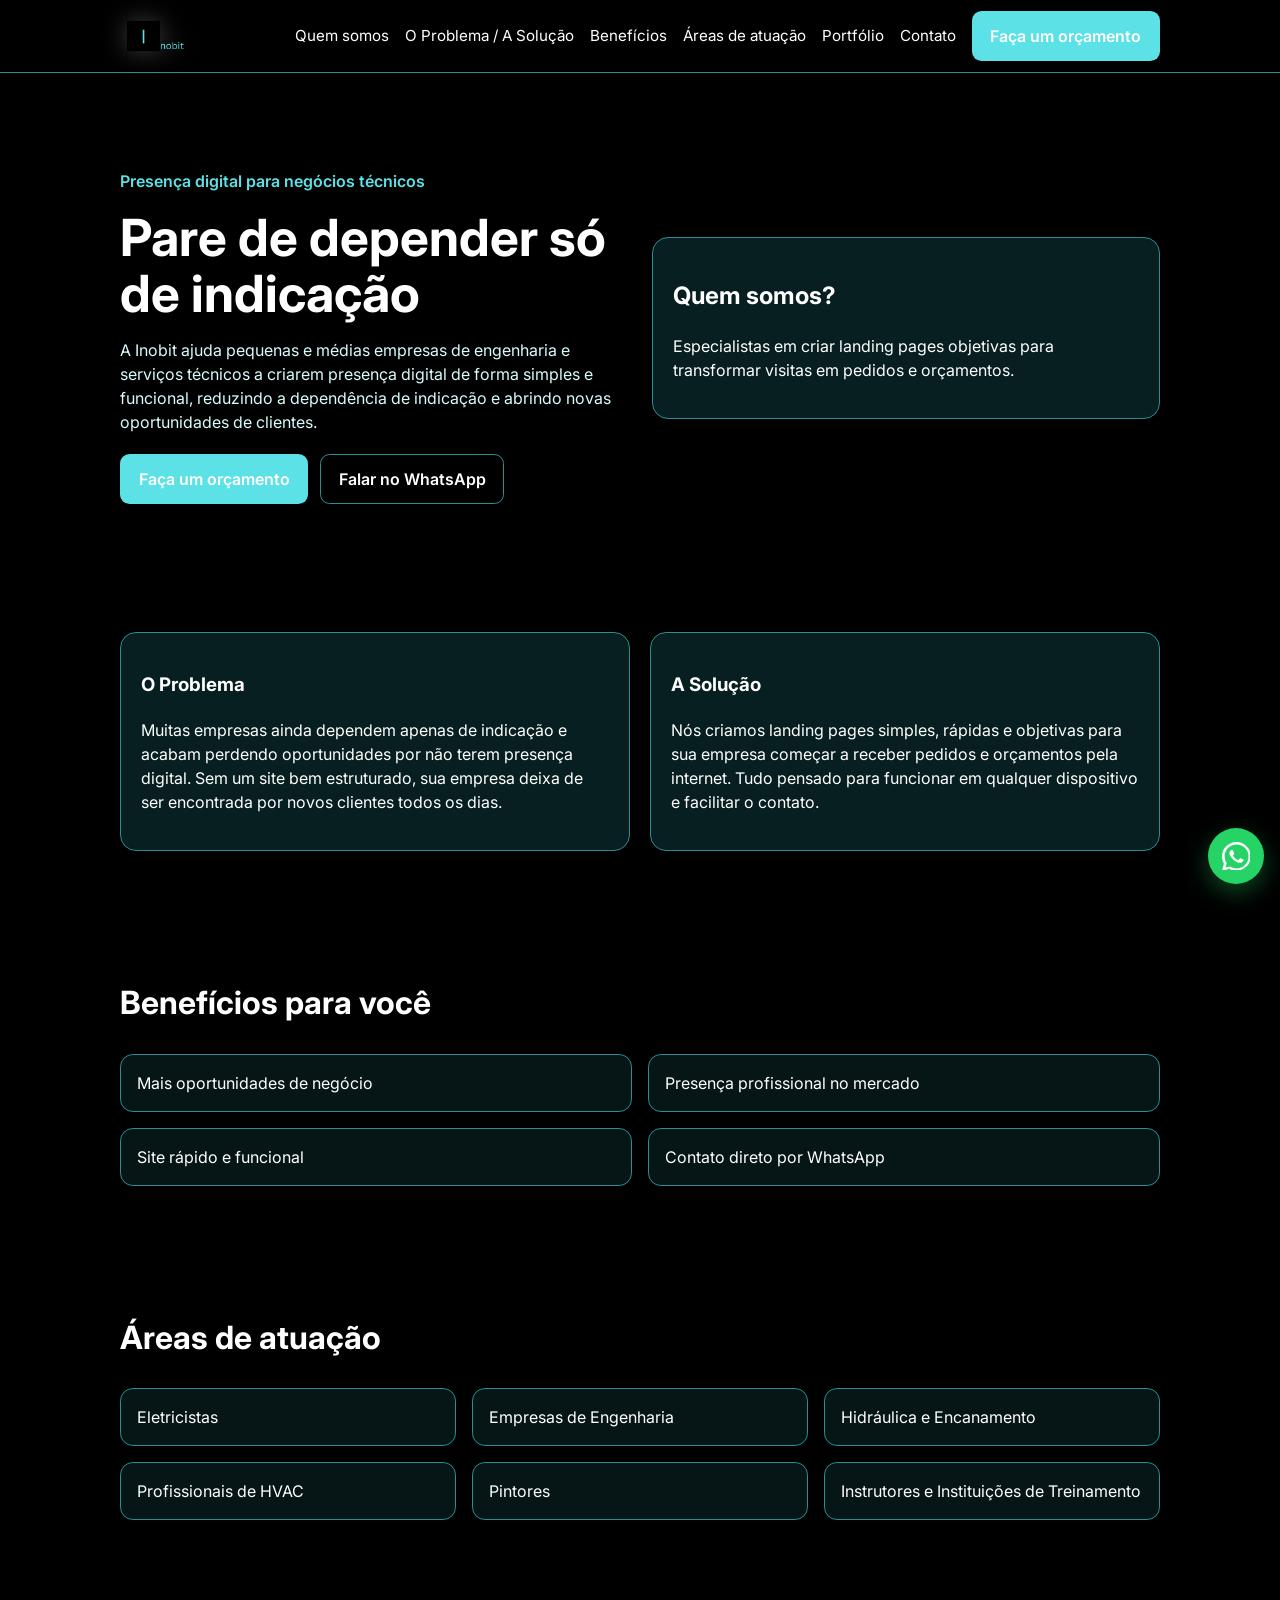
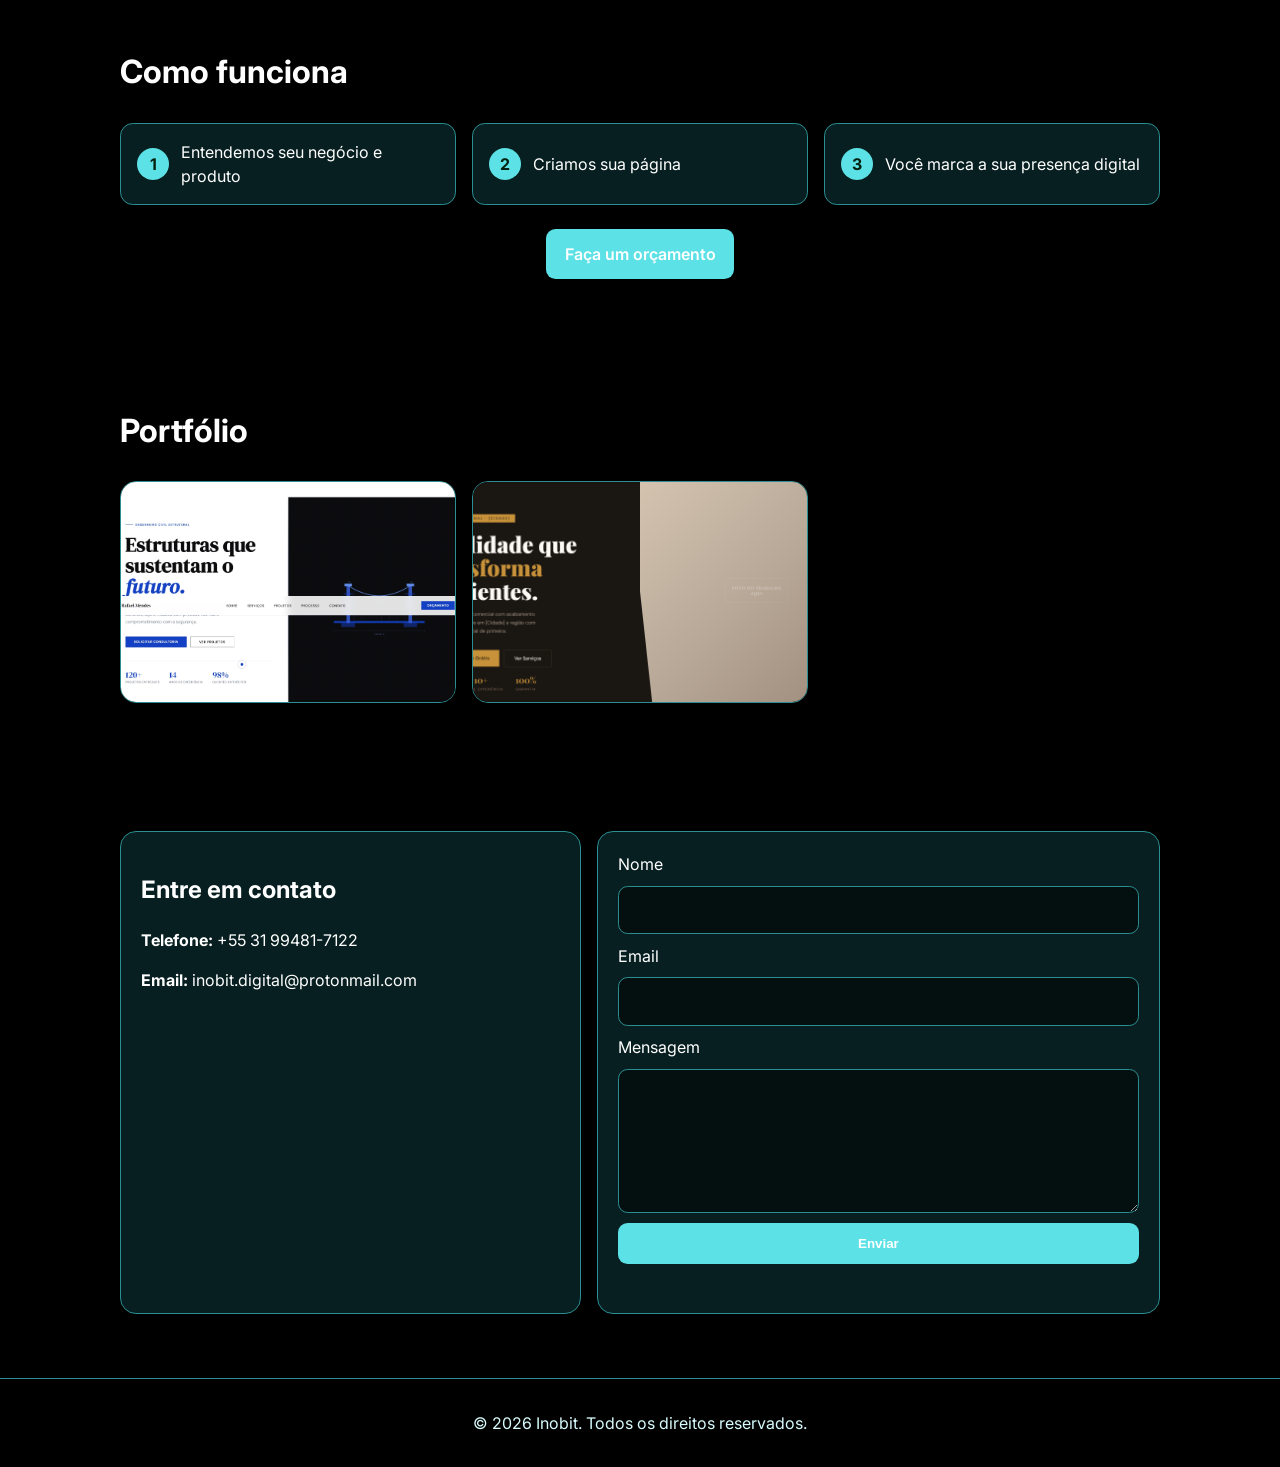
<file: index.html>
<!DOCTYPE html>
<html lang="pt-BR">
<head>
  <meta charset="UTF-8">
  <meta name="viewport" content="width=device-width, initial-scale=1.0">
  <title>Inobit | Landing Pages para Engenharia</title>
  <meta name="description" content="A Inobit cria landing pages simples, rápidas e funcionais para pequenas e médias empresas de engenharia e técnicas gerarem mais orçamentos.">
  <link rel="preconnect" href="https://fonts.googleapis.com">
  <link rel="preconnect" href="https://fonts.gstatic.com" crossorigin>
  <link href="https://fonts.googleapis.com/css2?family=Inter:wght@400;500;600;700;800&display=swap" rel="stylesheet">
  <link rel="stylesheet" href="styles.css">
</head>
<body>
  <header class="header">
    <div class="container nav-wrap">
      <a class="logo" href="#home" aria-label="Inobit">
        <img src="./assets/logo_v2_transparente.png" alt="Logo Inobit">
      </a>
      <button class="menu-toggle" id="menuToggle" aria-label="Abrir menu">Menu</button>
      <nav class="nav" id="mainNav">
        <a href="#quem-somos">Quem somos</a>
        <a href="#problema-solucao">O Problema / A Solução</a>
        <a href="#beneficios">Benefícios</a>
        <a href="#areas">Áreas de atuação</a>
        <a href="#portfolio">Portfólio</a>
        <a href="#contato">Contato</a>
      </nav>
      <a class="btn btn-primary nav-cta" href="#contato">Faça um orçamento</a>
    </div>
  </header>

  <main id="home">
    <section class="hero">
      <div class="container hero-grid">
        <div>
          <p class="eyebrow">Presença digital para negócios técnicos</p>
          <h1>Pare de depender só de indicação</h1>
          <p class="hero-text">
            A Inobit ajuda pequenas e médias empresas de engenharia e serviços técnicos a criarem presença digital de forma simples e funcional, reduzindo a dependência de indicação e abrindo novas oportunidades de clientes.
          </p>
          <div class="hero-actions">
            <a class="btn btn-primary" href="#contato">Faça um orçamento</a>
            <a class="btn btn-outline" href="https://wa.me/5531994817122" target="_blank" rel="noopener noreferrer">Falar no WhatsApp</a>
          </div>
        </div>
        <div class="hero-card">
          <h2 id="quem-somos">Quem somos?</h2>
          <p>Especialistas em criar landing pages objetivas para transformar visitas em pedidos e orçamentos.</p>
        </div>
      </div>
    </section>

    <section id="problema-solucao" class="section muted">
      <div class="container grid-2">
        <article class="card">
          <h3>O Problema</h3>
          <p>
            Muitas empresas ainda dependem apenas de indicação e acabam perdendo oportunidades por não terem presença digital.
            Sem um site bem estruturado, sua empresa deixa de ser encontrada por novos clientes todos os dias.
          </p>
        </article>
        <article class="card">
          <h3>A Solução</h3>
          <p>
            Nós criamos landing pages simples, rápidas e objetivas para sua empresa começar a receber pedidos e
            orçamentos pela internet. Tudo pensado para funcionar em qualquer dispositivo e facilitar o contato.
          </p>
        </article>
      </div>
    </section>

    <section id="beneficios" class="section">
      <div class="container">
        <h2 class="section-title">Benefícios para você</h2>
        <div class="benefits-grid">
          <div class="benefit-item">Mais oportunidades de negócio</div>
          <div class="benefit-item">Presença profissional no mercado</div>
          <div class="benefit-item">Site rápido e funcional</div>
          <div class="benefit-item">Contato direto por WhatsApp</div>
        </div>
      </div>
    </section>

    <section id="areas" class="section muted">
      <div class="container">
        <h2 class="section-title">Áreas de atuação</h2>
        <div class="areas-grid">
          <div class="tag">Eletricistas</div>
          <div class="tag">Empresas de Engenharia</div>
          <div class="tag">Hidráulica e Encanamento</div>
          <div class="tag">Profissionais de HVAC</div>
          <div class="tag">Pintores</div>
          <div class="tag">Instrutores e Instituições de Treinamento</div>
        </div>
      </div>
    </section>

    <section class="section">
      <div class="container">
        <h2 class="section-title">Como funciona</h2>
        <div class="steps">
          <div class="step"><span>1</span>Entendemos seu negócio e produto</div>
          <div class="step"><span>2</span>Criamos sua página</div>
          <div class="step"><span>3</span>Você marca a sua presença digital</div>
        </div>
        <div class="center">
          <a class="btn btn-primary" href="#contato">Faça um orçamento</a>
        </div>
      </div>
    </section>

    <section id="portfolio" class="section muted">
      <div class="container">
        <h2 class="section-title">Portfólio</h2>
        <div class="portfolio-grid">
          <article class="portfolio-card">
            <a href="../portfolio/engenheiro-civil.html" target="_blank" rel="noopener noreferrer">
              <img src="./assets/img_engenheiro.jpeg" alt="Projeto de engenharia civil">
            </a>
          </article>
          <article class="portfolio-card">
            <a href="../portfolio/pintor-landing.html" target="_blank" rel="noopener noreferrer">
              <img src="./assets/img_pintor.png" alt="Projeto de curso de mecânica">
            </a>
          </article>
        </div>
      </div>
    </section>

    <section id="contato" class="section">
      <div class="container contact-wrap">
        <div class="contact-info">
          <h2>Entre em contato</h2>
          <p><strong>Telefone:</strong> +55 31 99481-7122</p>
          <p><strong>Email:</strong> inobit.digital@protonmail.com</p>
        </div>

        <form
          class="contact-form"
          id="contactForm"
          action="https://formsubmit.co/inobit.digital@protonmail.com"
          method="POST"
          target="hiddenSubmitFrame"
        >
          <input type="hidden" name="_captcha" value="false">
          <input type="hidden" name="_subject" value="Novo pedido de orcamento - Site Inobit">
          <label for="nome">Nome</label>
          <input id="nome" name="nome" type="text" required>

          <label for="email">Email</label>
          <input id="email" name="email" type="email" required>

          <label for="mensagem">Mensagem</label>
          <textarea id="mensagem" name="mensagem" rows="5" required></textarea>

          <button class="btn btn-primary" type="submit">Enviar</button>
          <p class="form-feedback" id="formFeedback" aria-live="polite"></p>
        </form>
      </div>
    </section>
  </main>

  <iframe name="hiddenSubmitFrame" title="Envio oculto" style="display: none;"></iframe>

  <footer class="footer">
    <div class="container">
      <p>© <span id="year"></span> Inobit. Todos os direitos reservados.</p>
    </div>
  </footer>

  <a
    class="floating-whatsapp"
    href="https://wa.me/5531994817122"
    target="_blank"
    rel="noopener noreferrer"
    aria-label="Abrir conversa no WhatsApp"
    title="Fale conosco no WhatsApp"
  >
    <svg viewBox="0 0 16 16" aria-hidden="true">
      <path d="M13.601 2.326A7.85 7.85 0 0 0 8.034 0C3.58 0 .003 3.58.003 8.03c0 1.417.37 2.8 1.07 4.02L0 16l4.09-1.07a8.03 8.03 0 0 0 3.944 1.009h.004c4.45 0 8.03-3.58 8.03-8.03a7.98 7.98 0 0 0-2.467-5.583zM8.038 14.66a6.64 6.64 0 0 1-3.39-.93l-.243-.145-2.427.636.647-2.365-.158-.243a6.62 6.62 0 0 1-1.015-3.543c.003-3.66 2.98-6.64 6.64-6.64a6.6 6.6 0 0 1 4.708 1.949 6.6 6.6 0 0 1 1.94 4.706c-.003 3.66-2.98 6.64-6.642 6.64m3.63-4.988c-.198-.099-1.173-.579-1.354-.645-.182-.066-.314-.099-.446.1-.132.197-.512.645-.628.777-.116.132-.231.149-.429.05-.197-.1-.833-.307-1.587-.98-.586-.523-.98-1.168-1.096-1.366-.115-.198-.012-.305.087-.404.09-.089.198-.232.297-.347.1-.116.132-.198.198-.33.066-.132.033-.248-.016-.347-.05-.099-.446-1.075-.611-1.473-.161-.387-.325-.334-.446-.34q-.172-.008-.37-.008a.71.71 0 0 0-.512.248c-.173.198-.66.645-.66 1.573s.677 1.824.776 1.95c.099.132 1.34 2.049 3.25 2.872.454.196.808.313 1.084.4.455.145.869.124 1.196.075.364-.054 1.173-.48 1.34-.944.165-.463.165-.86.116-.943-.05-.083-.182-.132-.38-.231z"></path>
    </svg>
  </a>

  <script src="script.js"></script>
</body>
</html>
</file>
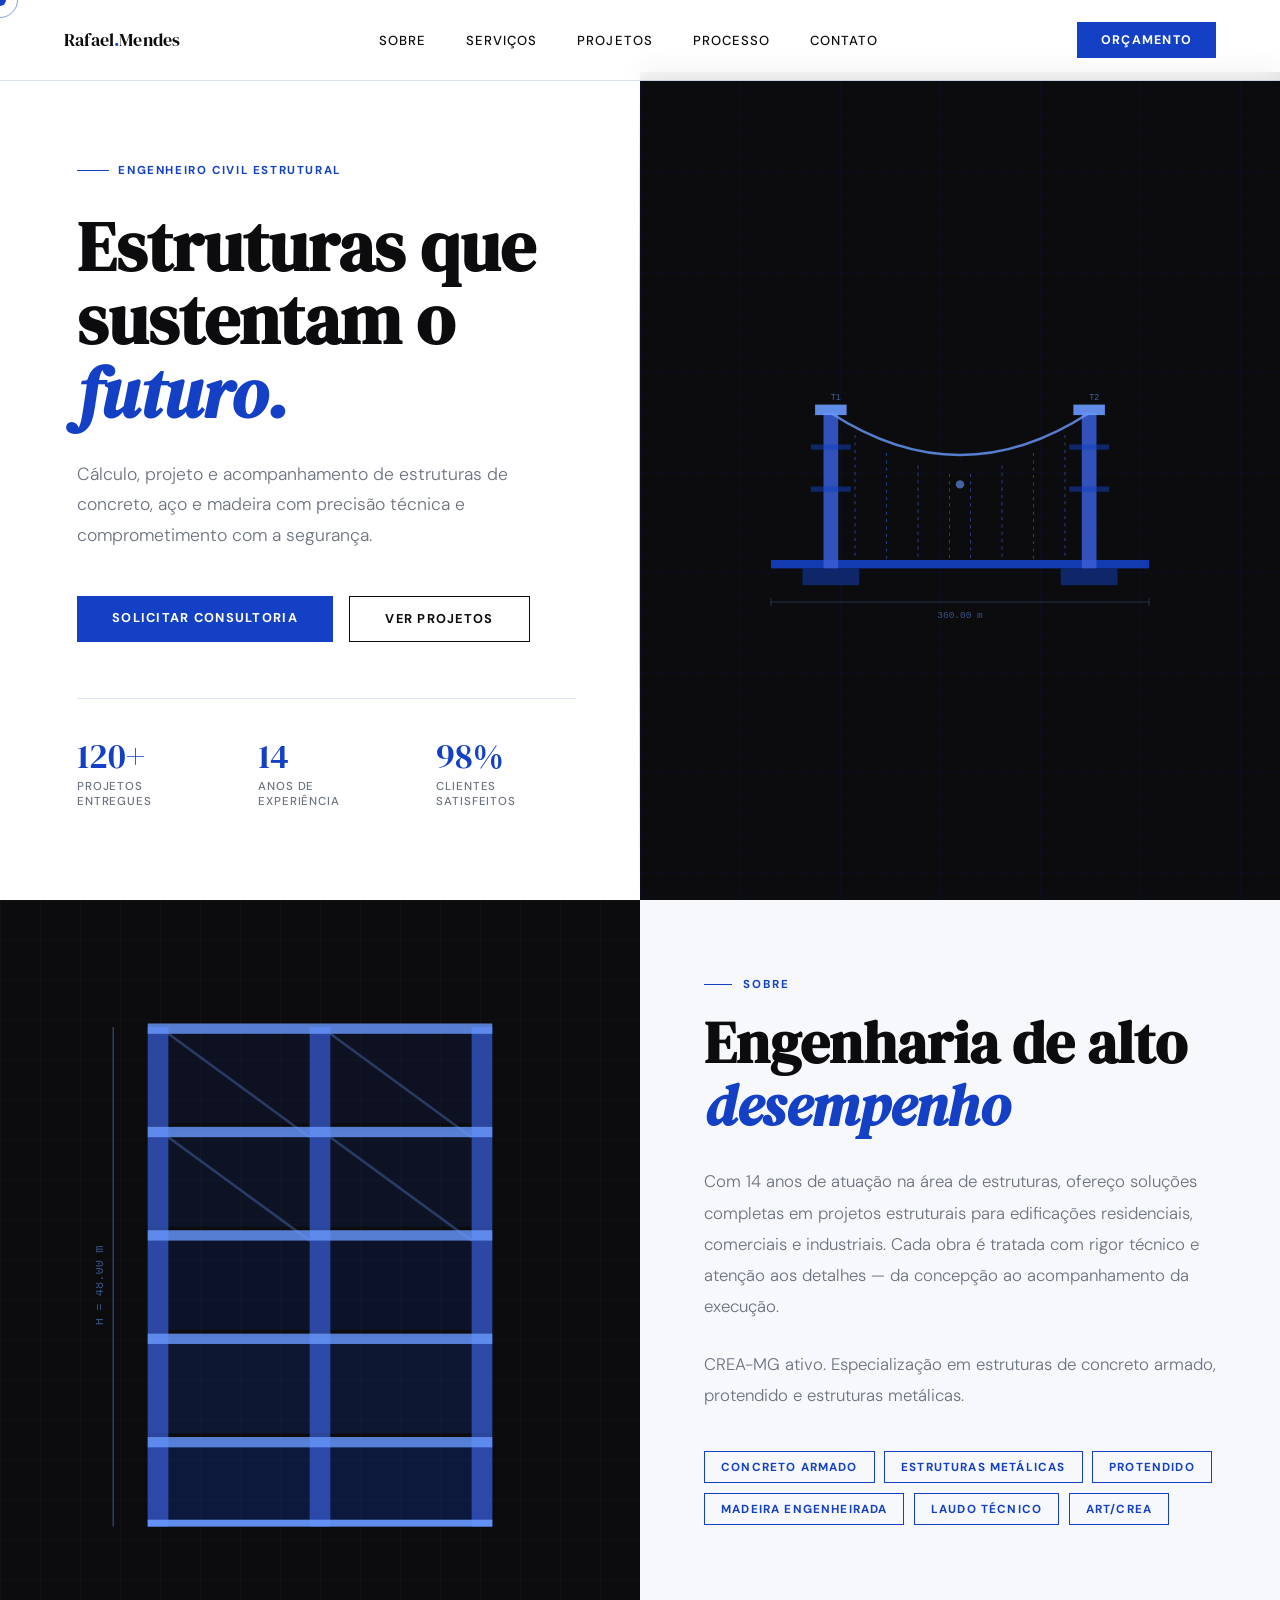
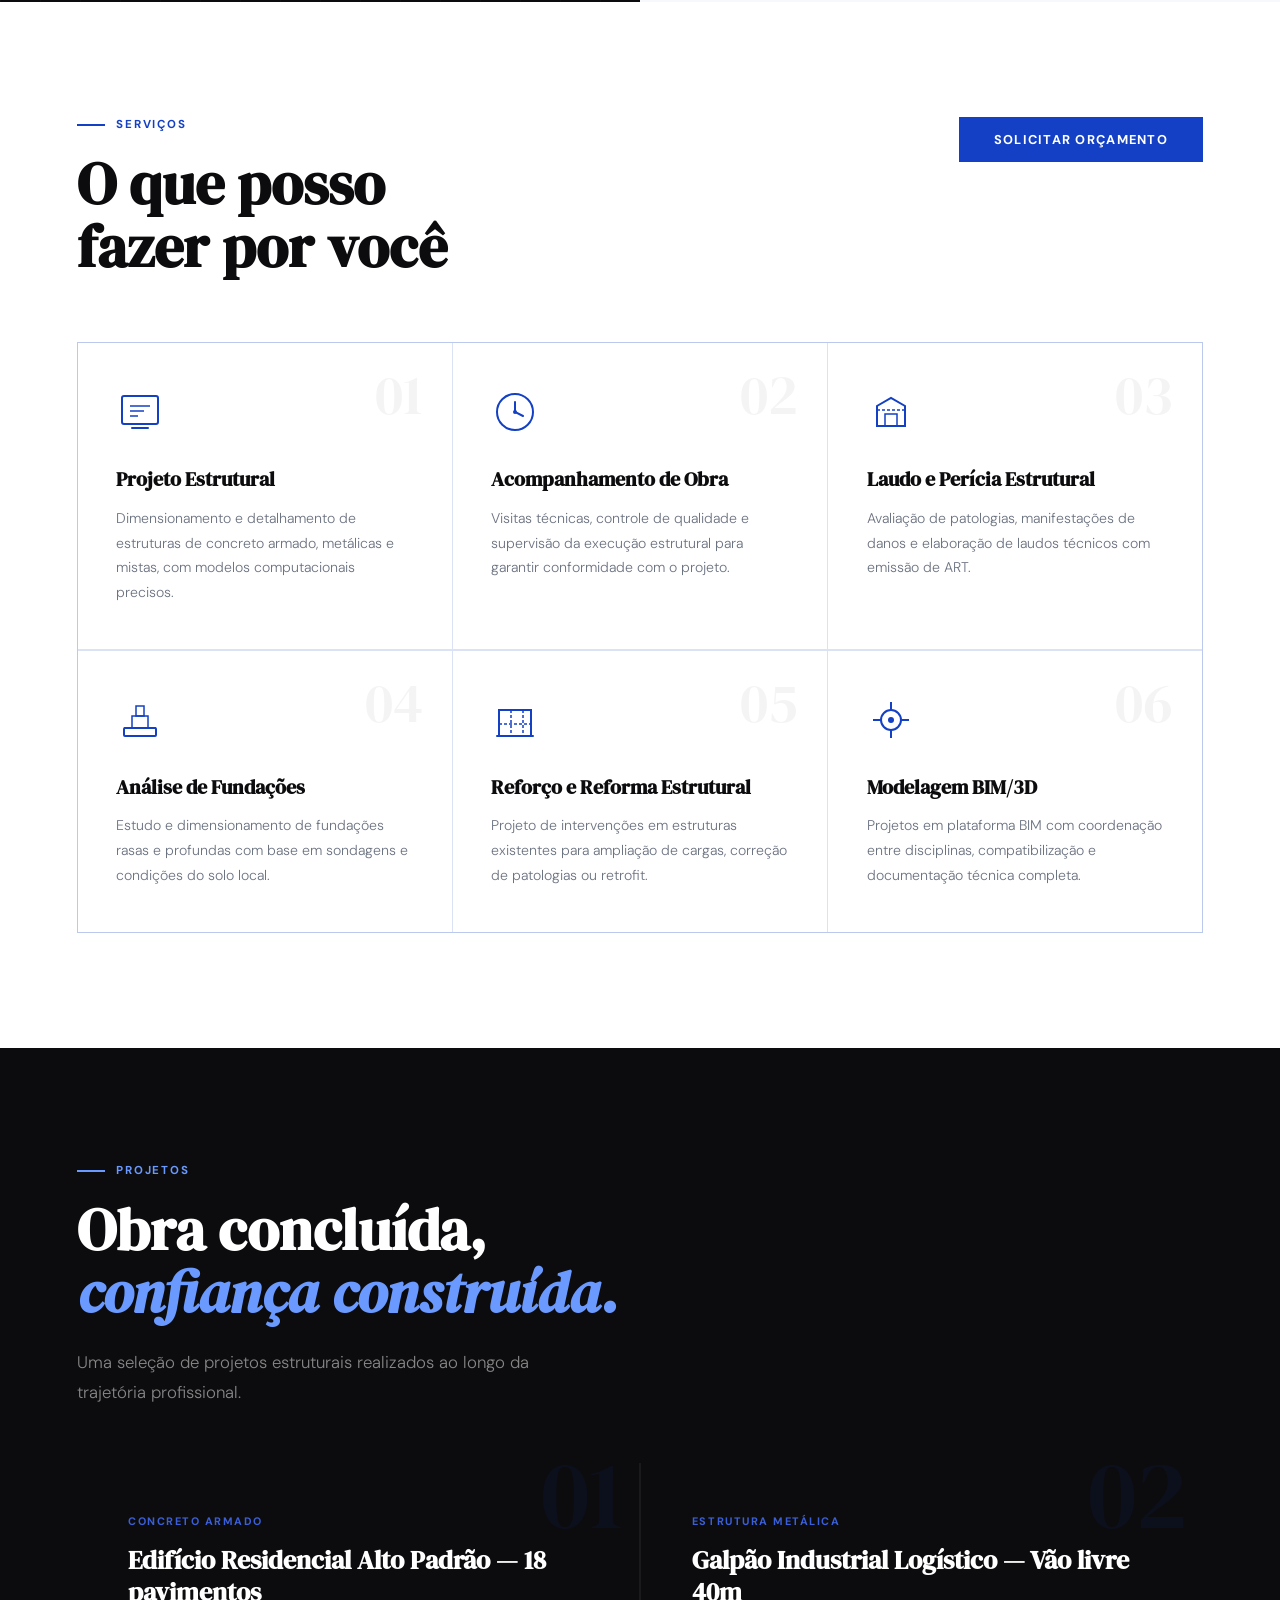
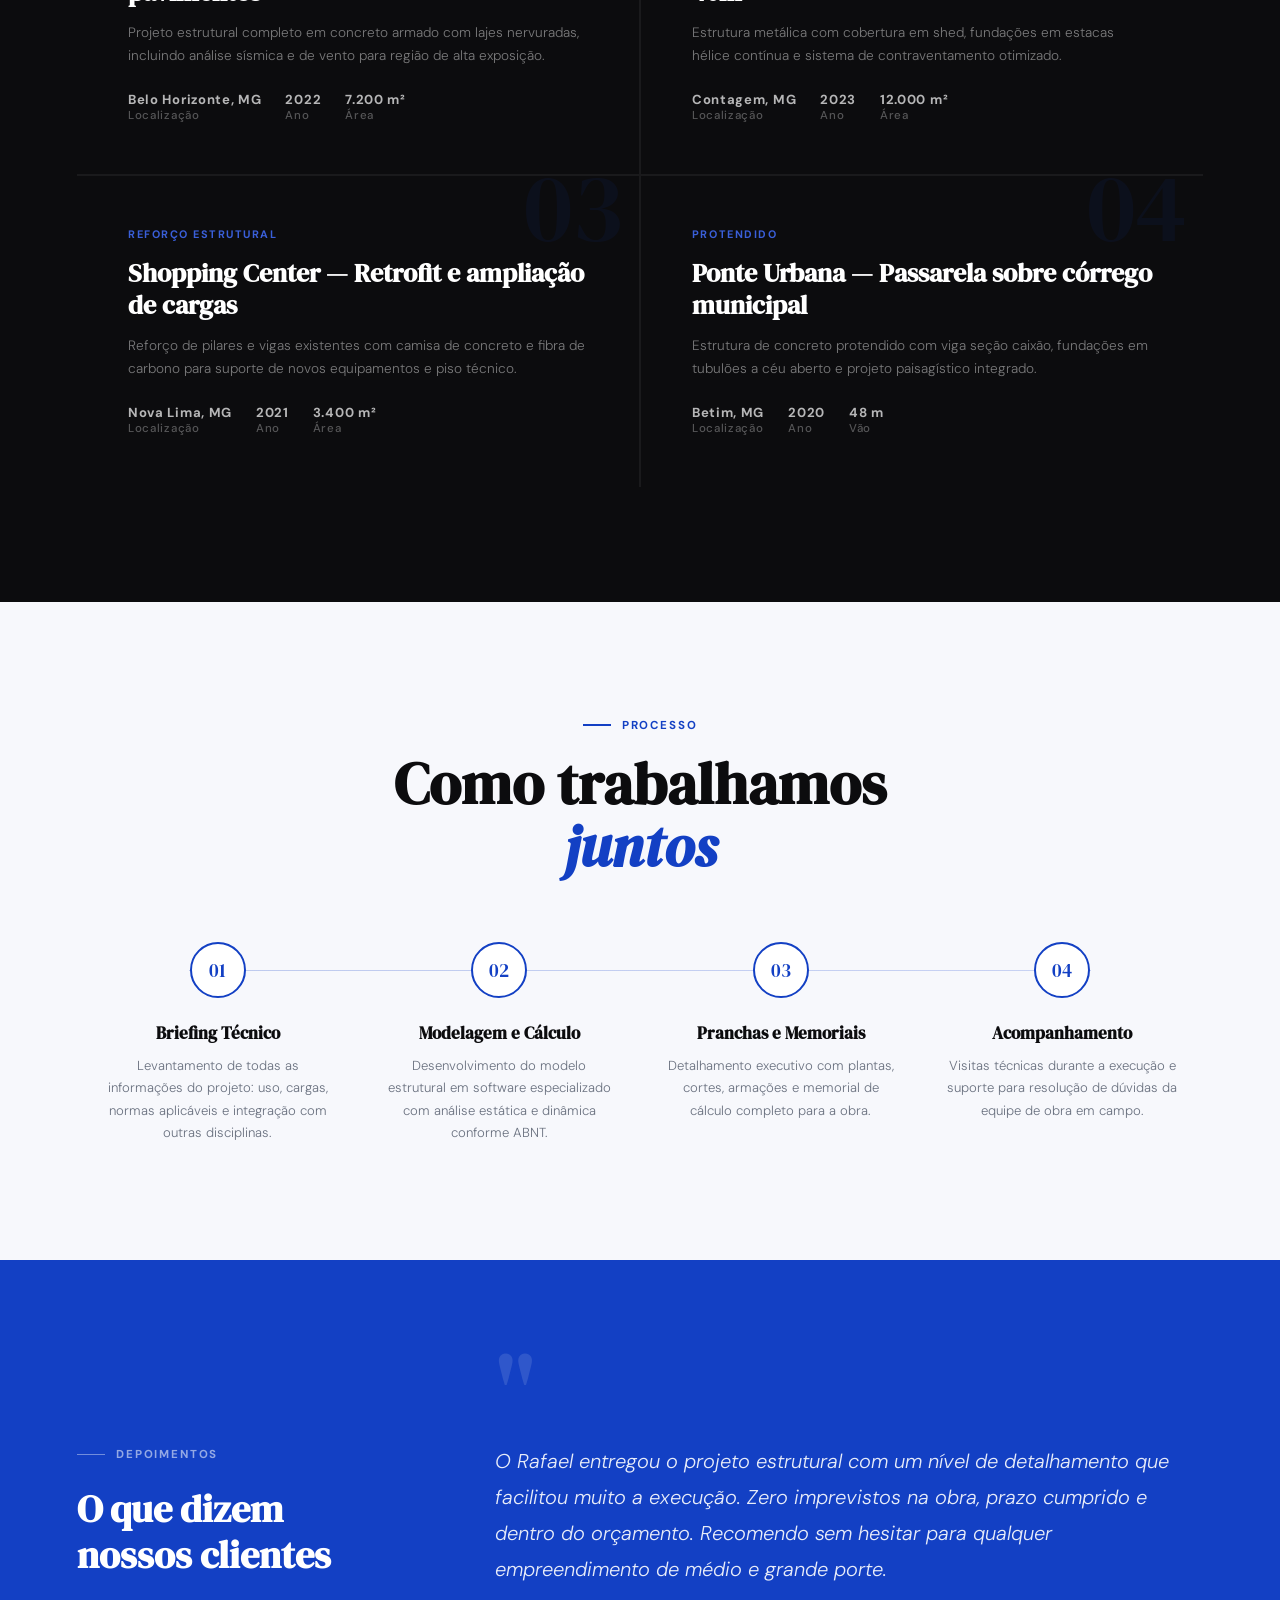
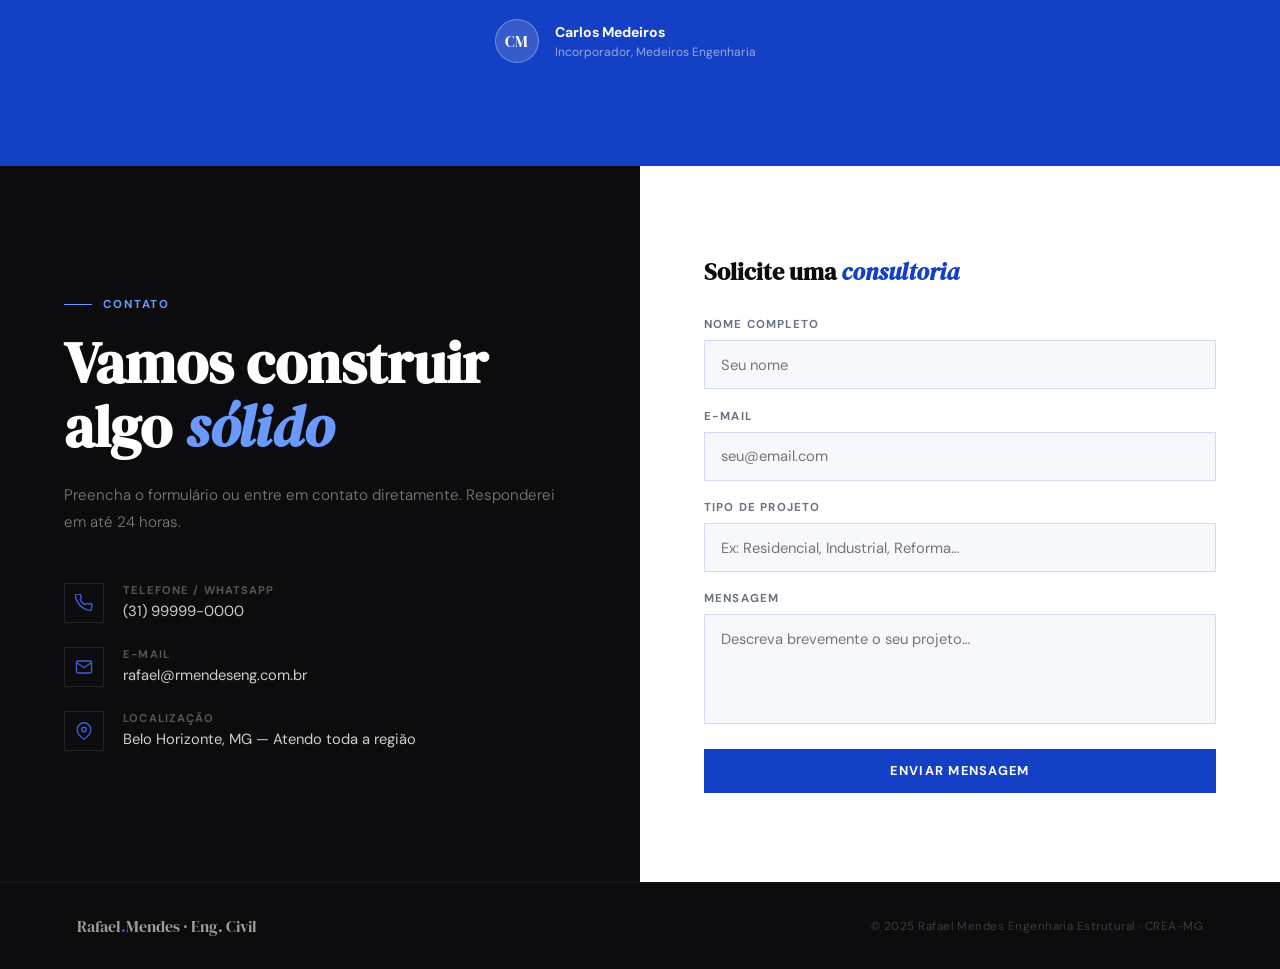
<file: portfolio/engenheiro-civil.html>
<!DOCTYPE html>
<html lang="pt-BR">
<head>
  <meta charset="UTF-8"/>
  <meta name="viewport" content="width=device-width, initial-scale=1.0"/>
  <title>Rafael Mendes · Engenheiro Civil Estrutural</title>
  <link rel="preconnect" href="https://fonts.googleapis.com"/>
  <link rel="preconnect" href="https://fonts.gstatic.com" crossorigin/>
  <link href="https://fonts.googleapis.com/css2?family=DM+Serif+Display:ital@0;1&family=DM+Sans:ital,opsz,wght@0,9..40,300;0,9..40,400;0,9..40,500;0,9..40,700;1,9..40,300&display=swap" rel="stylesheet"/>

  <style>
    *, *::before, *::after { box-sizing: border-box; margin: 0; padding: 0; }

    :root {
      --blue:       #1340C4;
      --blue-dark:  #0B2A8A;
      --blue-light: #3A5FD9;
      --blue-mist:  #E8EEFB;
      --black:      #0C0C0E;
      --off-white:  #F7F8FC;
      --white:      #FFFFFF;
      --mid:        #6B7280;
      --line:       rgba(19,64,196,0.15);

      --serif: 'DM Serif Display', Georgia, serif;
      --sans:  'DM Sans', sans-serif;

      --transition: 0.45s cubic-bezier(0.22,1,0.36,1);
    }

    html { scroll-behavior: smooth; font-size: 16px; }

    body {
      font-family: var(--sans);
      background: var(--white);
      color: var(--black);
      overflow-x: hidden;
      cursor: none;
    }

    /* ── CUSTOM CURSOR ── */
    .cursor {
      position: fixed;
      top: 0; left: 0;
      width: 12px; height: 12px;
      border-radius: 50%;
      background: var(--blue);
      pointer-events: none;
      z-index: 9999;
      transform: translate(-50%,-50%);
      transition: transform 0.1s, width 0.2s, height 0.2s, background 0.2s;
      mix-blend-mode: multiply;
    }
    .cursor-ring {
      position: fixed;
      top: 0; left: 0;
      width: 36px; height: 36px;
      border-radius: 50%;
      border: 1.5px solid var(--blue);
      pointer-events: none;
      z-index: 9998;
      transform: translate(-50%,-50%);
      transition: transform 0.18s cubic-bezier(0.22,1,0.36,1), width 0.3s, height 0.3s, opacity 0.3s;
      opacity: 0.5;
    }

    /* ── NAV ── */
    nav {
      position: fixed;
      top: 0; left: 0; right: 0;
      z-index: 100;
      display: flex;
      align-items: center;
      justify-content: space-between;
      padding: 1.4rem clamp(1.5rem, 5vw, 4rem);
      background: rgba(255,255,255,0.88);
      backdrop-filter: blur(14px);
      border-bottom: 1px solid var(--line);
      transition: box-shadow 0.3s;
    }
    nav.scrolled { box-shadow: 0 2px 24px rgba(19,64,196,0.08); }

    .nav-logo {
      font-family: var(--serif);
      font-size: 1.15rem;
      color: var(--black);
      letter-spacing: 0.01em;
    }
    .nav-logo span { color: var(--blue); }

    .nav-links {
      display: flex;
      gap: 2.5rem;
      list-style: none;
    }
    .nav-links a {
      font-size: 0.82rem;
      font-weight: 500;
      letter-spacing: 0.08em;
      text-transform: uppercase;
      color: var(--black);
      text-decoration: none;
      position: relative;
      transition: color 0.2s;
    }
    .nav-links a::after {
      content: '';
      position: absolute;
      left: 0; bottom: -3px;
      width: 0; height: 1.5px;
      background: var(--blue);
      transition: width 0.3s;
    }
    .nav-links a:hover { color: var(--blue); }
    .nav-links a:hover::after { width: 100%; }

    .nav-cta {
      font-size: 0.78rem;
      font-weight: 700;
      letter-spacing: 0.1em;
      text-transform: uppercase;
      color: var(--white);
      background: var(--blue);
      padding: 0.6rem 1.5rem;
      text-decoration: none;
      transition: background 0.2s;
    }
    .nav-cta:hover { background: var(--blue-dark); }

    /* Mobile hamburger */
    .hamburger {
      display: none;
      flex-direction: column;
      gap: 5px;
      cursor: pointer;
      padding: 4px;
    }
    .hamburger span {
      display: block;
      width: 24px; height: 2px;
      background: var(--black);
      transition: var(--transition);
    }

    /* ── HERO ── */
    .hero {
      min-height: 100svh;
      display: grid;
      grid-template-columns: 1fr 1fr;
      padding-top: 72px;
      overflow: hidden;
    }

    .hero-left {
      display: flex;
      flex-direction: column;
      justify-content: center;
      padding: clamp(3rem,7vw,7rem) clamp(1.5rem,5vw,4rem) clamp(3rem,7vw,7rem) clamp(1.5rem,6vw,5rem);
      background: var(--white);
      position: relative;
    }

    .hero-left::after {
      content: '';
      position: absolute;
      top: 0; right: 0; bottom: 0;
      width: 1px;
      background: linear-gradient(to bottom, transparent, var(--blue) 30%, var(--blue) 70%, transparent);
      opacity: 0.3;
    }

    .hero-tag {
      display: inline-flex;
      align-items: center;
      gap: 0.6rem;
      font-size: 0.72rem;
      font-weight: 700;
      letter-spacing: 0.14em;
      text-transform: uppercase;
      color: var(--blue);
      margin-bottom: 2rem;
      opacity: 0;
      animation: fadeUp 0.6s 0.1s forwards;
    }
    .hero-tag::before {
      content: '';
      display: block;
      width: 32px; height: 1.5px;
      background: var(--blue);
    }

    .hero-title {
      font-family: var(--serif);
      font-size: clamp(2.8rem, 5.5vw, 5.2rem);
      line-height: 1.04;
      color: var(--black);
      margin-bottom: 1.8rem;
      opacity: 0;
      animation: fadeUp 0.7s 0.2s forwards;
    }
    .hero-title em {
      font-style: italic;
      color: var(--blue);
    }

    .hero-sub {
      font-size: clamp(0.95rem, 1.6vw, 1.1rem);
      font-weight: 300;
      color: var(--mid);
      line-height: 1.75;
      max-width: 460px;
      margin-bottom: 2.8rem;
      opacity: 0;
      animation: fadeUp 0.7s 0.32s forwards;
    }

    .hero-actions {
      display: flex;
      gap: 1rem;
      flex-wrap: wrap;
      opacity: 0;
      animation: fadeUp 0.7s 0.44s forwards;
    }

    .btn-primary {
      font-family: var(--sans);
      font-size: 0.8rem;
      font-weight: 700;
      letter-spacing: 0.1em;
      text-transform: uppercase;
      color: var(--white);
      background: var(--blue);
      padding: 0.85rem 2.2rem;
      border: none;
      cursor: pointer;
      text-decoration: none;
      display: inline-block;
      transition: background 0.2s, transform 0.2s;
    }
    .btn-primary:hover { background: var(--blue-dark); transform: translateY(-1px); }

    .btn-outline {
      font-family: var(--sans);
      font-size: 0.8rem;
      font-weight: 700;
      letter-spacing: 0.1em;
      text-transform: uppercase;
      color: var(--black);
      background: transparent;
      padding: 0.85rem 2.2rem;
      border: 1.5px solid var(--black);
      cursor: pointer;
      text-decoration: none;
      display: inline-block;
      transition: background 0.2s, color 0.2s, transform 0.2s;
    }
    .btn-outline:hover { background: var(--black); color: var(--white); transform: translateY(-1px); }

    .hero-stats {
      display: flex;
      gap: 2.5rem;
      margin-top: 3.5rem;
      padding-top: 2.5rem;
      border-top: 1px solid var(--line);
      opacity: 0;
      animation: fadeUp 0.7s 0.56s forwards;
    }
    .stat-num {
      font-family: var(--serif);
      font-size: 2.2rem;
      color: var(--blue);
      line-height: 1;
    }
    .stat-label {
      font-size: 0.72rem;
      font-weight: 500;
      letter-spacing: 0.08em;
      text-transform: uppercase;
      color: var(--mid);
      margin-top: 0.3rem;
    }

    .hero-right {
      position: relative;
      background: var(--black);
      overflow: hidden;
    }

    /* Blueprint SVG background */
    .blueprint-bg {
      position: absolute;
      inset: 0;
      opacity: 0.12;
    }

    .hero-visual {
      position: absolute;
      inset: 0;
      display: flex;
      align-items: center;
      justify-content: center;
    }

    .structure-svg {
      width: 75%;
      max-width: 420px;
      opacity: 0;
      animation: fadeIn 1s 0.5s forwards;
    }

    /* ── SECTION SHARED ── */
    .section {
      padding: clamp(4rem, 9vw, 8rem) clamp(1.5rem, 6vw, 5rem);
    }

    .section-eyebrow {
      font-size: 0.72rem;
      font-weight: 700;
      letter-spacing: 0.16em;
      text-transform: uppercase;
      color: var(--blue);
      display: flex;
      align-items: center;
      gap: 0.7rem;
      margin-bottom: 1.2rem;
    }
    .section-eyebrow::before {
      content: '';
      display: block;
      width: 28px; height: 1.5px;
      background: var(--blue);
    }

    .section-heading {
      font-family: var(--serif);
      font-size: clamp(2rem, 4.5vw, 3.6rem);
      line-height: 1.1;
      color: var(--black);
    }
    .section-heading em { color: var(--blue); font-style: italic; }

    /* ── ABOUT ── */
    .about {
      background: var(--off-white);
      display: grid;
      grid-template-columns: 1fr 1fr;
      gap: 0;
    }

    .about-visual {
      background: var(--black);
      position: relative;
      min-height: 500px;
      overflow: hidden;
      display: flex;
      align-items: center;
      justify-content: center;
    }

    .about-grid-art {
      position: absolute;
      inset: 0;
      opacity: 0.08;
    }

    .about-content {
      padding: clamp(3rem, 6vw, 6rem) clamp(2rem, 5vw, 5rem);
      display: flex;
      flex-direction: column;
      justify-content: center;
    }

    .about-text {
      font-size: clamp(0.95rem, 1.6vw, 1.05rem);
      font-weight: 300;
      line-height: 1.85;
      color: var(--mid);
      margin: 1.8rem 0 2.5rem;
    }

    .skill-tags {
      display: flex;
      flex-wrap: wrap;
      gap: 0.6rem;
      margin-top: 0.5rem;
    }
    .skill-tag {
      font-size: 0.73rem;
      font-weight: 700;
      letter-spacing: 0.1em;
      text-transform: uppercase;
      padding: 0.45rem 1rem;
      border: 1.5px solid var(--blue);
      color: var(--blue);
      transition: background 0.2s, color 0.2s;
    }
    .skill-tag:hover { background: var(--blue); color: var(--white); }

    /* ── SERVICES ── */
    .services { background: var(--white); }

    .services-header {
      display: flex;
      align-items: flex-end;
      justify-content: space-between;
      gap: 2rem;
      margin-bottom: clamp(2.5rem, 5vw, 4.5rem);
      flex-wrap: wrap;
    }

    .services-grid {
      display: grid;
      grid-template-columns: repeat(3, 1fr);
      gap: 1.5px;
      background: var(--line);
      border: 1.5px solid var(--line);
    }

    .service-card {
      background: var(--white);
      padding: clamp(1.8rem, 3.5vw, 3rem) clamp(1.5rem, 3vw, 2.5rem);
      position: relative;
      overflow: hidden;
      transition: background var(--transition);
      cursor: default;
    }
    .service-card::before {
      content: '';
      position: absolute;
      bottom: 0; left: 0; right: 0;
      height: 3px;
      background: var(--blue);
      transform: scaleX(0);
      transform-origin: left;
      transition: transform var(--transition);
    }
    .service-card:hover { background: var(--blue-mist); }
    .service-card:hover::before { transform: scaleX(1); }

    .service-icon {
      width: 48px; height: 48px;
      color: var(--blue);
      margin-bottom: 1.5rem;
    }
    .service-number {
      position: absolute;
      top: 1.5rem; right: 1.8rem;
      font-family: var(--serif);
      font-size: 3.5rem;
      color: var(--black);
      opacity: 0.04;
      line-height: 1;
      user-select: none;
    }
    .service-title {
      font-family: var(--serif);
      font-size: 1.25rem;
      color: var(--black);
      margin-bottom: 0.8rem;
    }
    .service-desc {
      font-size: 0.88rem;
      font-weight: 300;
      color: var(--mid);
      line-height: 1.75;
    }

    /* ── PROJECTS ── */
    .projects { background: var(--black); }
    .projects .section-heading { color: var(--white); }
    .projects .section-eyebrow { color: #6A9AFF; }
    .projects .section-eyebrow::before { background: #6A9AFF; }

    .projects-intro {
      font-size: clamp(0.95rem, 1.6vw, 1.05rem);
      font-weight: 300;
      color: rgba(255,255,255,0.5);
      line-height: 1.75;
      max-width: 500px;
      margin: 1.5rem 0 3.5rem;
    }

    .projects-grid {
      display: grid;
      grid-template-columns: repeat(2, 1fr);
      gap: 1.5px;
      background: rgba(255,255,255,0.06);
    }

    .project-card {
      background: #0C0C0E;
      padding: clamp(2rem, 4vw, 3.5rem);
      position: relative;
      overflow: hidden;
      transition: background 0.3s;
    }
    .project-card:hover { background: #12152a; }

    .project-card-num {
      font-family: var(--serif);
      font-size: 6rem;
      color: var(--blue);
      opacity: 0.08;
      position: absolute;
      top: -1rem; right: 1rem;
      line-height: 1;
      user-select: none;
    }

    .project-type {
      font-size: 0.68rem;
      font-weight: 700;
      letter-spacing: 0.14em;
      text-transform: uppercase;
      color: var(--blue-light);
      margin-bottom: 1rem;
    }
    .project-name {
      font-family: var(--serif);
      font-size: clamp(1.2rem, 2.2vw, 1.6rem);
      color: var(--white);
      margin-bottom: 0.8rem;
      line-height: 1.25;
    }
    .project-desc {
      font-size: 0.85rem;
      font-weight: 300;
      color: rgba(255,255,255,0.45);
      line-height: 1.7;
      margin-bottom: 1.5rem;
    }
    .project-meta {
      display: flex;
      gap: 1.5rem;
      flex-wrap: wrap;
    }
    .project-meta-item {
      font-size: 0.72rem;
      font-weight: 500;
      color: rgba(255,255,255,0.3);
      letter-spacing: 0.06em;
    }
    .project-meta-item strong {
      display: block;
      color: rgba(255,255,255,0.7);
      font-size: 0.82rem;
    }

    /* ── PROCESS ── */
    .process { background: var(--off-white); }

    .process-steps {
      display: grid;
      grid-template-columns: repeat(4, 1fr);
      gap: 0;
      margin-top: clamp(2.5rem, 5vw, 4rem);
      position: relative;
    }
    .process-steps::before {
      content: '';
      position: absolute;
      top: 28px;
      left: 10%; right: 10%;
      height: 1px;
      background: linear-gradient(to right, var(--blue) 0%, var(--blue-light) 100%);
      opacity: 0.25;
    }

    .process-step {
      padding: 0 clamp(1rem, 2vw, 2rem);
      text-align: center;
    }

    .step-num {
      width: 56px; height: 56px;
      border-radius: 50%;
      background: var(--white);
      border: 2px solid var(--blue);
      color: var(--blue);
      font-family: var(--serif);
      font-size: 1.2rem;
      display: flex;
      align-items: center;
      justify-content: center;
      margin: 0 auto 1.5rem;
      position: relative;
      z-index: 1;
      transition: background 0.2s, color 0.2s;
    }
    .process-step:hover .step-num { background: var(--blue); color: var(--white); }

    .step-title {
      font-family: var(--serif);
      font-size: 1.05rem;
      color: var(--black);
      margin-bottom: 0.6rem;
    }
    .step-desc {
      font-size: 0.82rem;
      font-weight: 300;
      color: var(--mid);
      line-height: 1.7;
    }

    /* ── TESTIMONIAL ── */
    .testimonial {
      background: var(--blue);
      padding: clamp(4rem, 8vw, 7rem) clamp(1.5rem, 6vw, 5rem);
      display: grid;
      grid-template-columns: 1fr 2fr;
      gap: clamp(2rem, 5vw, 5rem);
      align-items: center;
    }

    .testimonial-label {
      font-size: 0.72rem;
      font-weight: 700;
      letter-spacing: 0.16em;
      text-transform: uppercase;
      color: rgba(255,255,255,0.55);
      display: flex;
      align-items: center;
      gap: 0.7rem;
      margin-bottom: 1.5rem;
    }
    .testimonial-label::before {
      content: '';
      display: block;
      width: 28px; height: 1.5px;
      background: rgba(255,255,255,0.4);
    }

    .testimonial-heading {
      font-family: var(--serif);
      font-size: clamp(1.5rem, 3.5vw, 2.4rem);
      color: var(--white);
      line-height: 1.2;
    }

    .quote-mark {
      font-family: var(--serif);
      font-size: 6rem;
      color: rgba(255,255,255,0.12);
      line-height: 0.6;
      margin-bottom: 1.5rem;
    }

    .quote-text {
      font-size: clamp(1rem, 2vw, 1.25rem);
      font-weight: 300;
      font-style: italic;
      color: rgba(255,255,255,0.9);
      line-height: 1.8;
      margin-bottom: 2rem;
    }

    .quote-author {
      display: flex;
      align-items: center;
      gap: 1rem;
    }
    .author-avatar {
      width: 44px; height: 44px;
      border-radius: 50%;
      background: rgba(255,255,255,0.15);
      border: 1.5px solid rgba(255,255,255,0.3);
      display: flex;
      align-items: center;
      justify-content: center;
      font-family: var(--serif);
      font-size: 1rem;
      color: white;
    }
    .author-name {
      font-size: 0.88rem;
      font-weight: 700;
      color: var(--white);
    }
    .author-role {
      font-size: 0.75rem;
      color: rgba(255,255,255,0.55);
      margin-top: 0.15rem;
    }

    /* ── CONTACT ── */
    .contact-section {
      background: var(--white);
      display: grid;
      grid-template-columns: 1fr 1fr;
    }

    .contact-info {
      padding: clamp(3rem, 7vw, 7rem) clamp(1.5rem, 5vw, 5rem);
      background: var(--black);
      display: flex;
      flex-direction: column;
      justify-content: center;
    }

    .contact-info .section-eyebrow { color: #6A9AFF; }
    .contact-info .section-eyebrow::before { background: #6A9AFF; }
    .contact-info .section-heading { color: var(--white); margin-bottom: 1.5rem; }

    .contact-sub {
      font-size: 0.95rem;
      font-weight: 300;
      color: rgba(255,255,255,0.45);
      line-height: 1.75;
      margin-bottom: 3rem;
    }

    .contact-details {
      display: flex;
      flex-direction: column;
      gap: 1.5rem;
    }
    .contact-item {
      display: flex;
      gap: 1.2rem;
      align-items: flex-start;
    }
    .contact-item-icon {
      width: 40px; height: 40px;
      border: 1px solid rgba(255,255,255,0.1);
      display: flex;
      align-items: center;
      justify-content: center;
      flex-shrink: 0;
      color: var(--blue-light);
    }
    .contact-item-label {
      font-size: 0.7rem;
      font-weight: 700;
      letter-spacing: 0.1em;
      text-transform: uppercase;
      color: rgba(255,255,255,0.3);
      margin-bottom: 0.25rem;
    }
    .contact-item-value {
      font-size: 0.92rem;
      color: rgba(255,255,255,0.8);
    }

    .contact-form-area {
      padding: clamp(3rem, 7vw, 7rem) clamp(1.5rem, 5vw, 5rem);
      display: flex;
      flex-direction: column;
      justify-content: center;
    }

    .form-group {
      margin-bottom: 1.2rem;
    }
    .form-label {
      font-size: 0.72rem;
      font-weight: 700;
      letter-spacing: 0.1em;
      text-transform: uppercase;
      color: var(--mid);
      display: block;
      margin-bottom: 0.5rem;
    }
    .form-input, .form-textarea {
      width: 100%;
      font-family: var(--sans);
      font-size: 0.92rem;
      padding: 0.85rem 1rem;
      border: 1.5px solid var(--line);
      background: var(--off-white);
      color: var(--black);
      outline: none;
      transition: border-color 0.2s, background 0.2s;
      resize: none;
    }
    .form-input:focus, .form-textarea:focus {
      border-color: var(--blue);
      background: var(--white);
    }
    .form-textarea { height: 110px; }

    /* ── FOOTER ── */
    footer {
      background: var(--black);
      border-top: 1px solid rgba(255,255,255,0.05);
      padding: 2rem clamp(1.5rem, 6vw, 5rem);
      display: flex;
      align-items: center;
      justify-content: space-between;
      gap: 1rem;
      flex-wrap: wrap;
    }
    .footer-logo {
      font-family: var(--serif);
      font-size: 1rem;
      color: rgba(255,255,255,0.6);
    }
    .footer-logo span { color: var(--blue-light); }
    .footer-copy {
      font-size: 0.73rem;
      color: rgba(255,255,255,0.2);
      letter-spacing: 0.04em;
    }

    /* ── ANIMATIONS ── */
    @keyframes fadeUp {
      from { opacity: 0; transform: translateY(24px); }
      to   { opacity: 1; transform: translateY(0); }
    }
    @keyframes fadeIn {
      from { opacity: 0; }
      to   { opacity: 1; }
    }

    .reveal {
      opacity: 0;
      transform: translateY(30px);
      transition: opacity 0.6s ease, transform 0.6s ease;
    }
    .reveal.visible {
      opacity: 1;
      transform: translateY(0);
    }

    /* ── RESPONSIVE ── */
    @media (max-width: 1100px) {
      .services-grid { grid-template-columns: repeat(2, 1fr); }
      .process-steps { grid-template-columns: repeat(2, 1fr); gap: 2rem; }
      .process-steps::before { display: none; }
    }

    @media (max-width: 860px) {
      body { cursor: auto; }
      .cursor, .cursor-ring { display: none; }

      nav { padding: 1rem 1.5rem; }
      .nav-links, .nav-cta { display: none; }
      .hamburger { display: flex; }

      .hero { grid-template-columns: 1fr; min-height: auto; }
      .hero-right { min-height: 280px; order: -1; }
      .hero-left::after { display: none; }
      .hero-stats { gap: 1.5rem; }

      .about { grid-template-columns: 1fr; }
      .about-visual { min-height: 240px; order: -1; }

      .services-grid { grid-template-columns: 1fr; }

      .projects-grid { grid-template-columns: 1fr; }

      .process-steps { grid-template-columns: 1fr 1fr; }

      .testimonial { grid-template-columns: 1fr; gap: 2rem; }

      .contact-section { grid-template-columns: 1fr; }
      .contact-info { order: 2; }
    }

    @media (max-width: 520px) {
      .process-steps { grid-template-columns: 1fr; }
      .hero-stats { flex-wrap: wrap; gap: 1.2rem; }
    }

    /* Mobile menu overlay */
    .mobile-menu {
      display: none;
      position: fixed;
      inset: 0;
      background: var(--white);
      z-index: 200;
      flex-direction: column;
      align-items: center;
      justify-content: center;
      gap: 2rem;
    }
    .mobile-menu.open { display: flex; }
    .mobile-menu a {
      font-family: var(--serif);
      font-size: 2rem;
      color: var(--black);
      text-decoration: none;
      transition: color 0.2s;
    }
    .mobile-menu a:hover { color: var(--blue); }
    .mobile-menu-close {
      position: absolute;
      top: 1.5rem; right: 1.5rem;
      font-size: 1.8rem;
      cursor: pointer;
      color: var(--black);
      background: none;
      border: none;
      line-height: 1;
    }
  </style>
</head>
<body>

  <!-- Cursor -->
  <div class="cursor" id="cursor"></div>
  <div class="cursor-ring" id="cursorRing"></div>

  <!-- Mobile menu -->
  <div class="mobile-menu" id="mobileMenu">
    <button class="mobile-menu-close" onclick="closeMobileMenu()">×</button>
    <a href="#sobre" onclick="closeMobileMenu()">Sobre</a>
    <a href="#servicos" onclick="closeMobileMenu()">Serviços</a>
    <a href="#projetos" onclick="closeMobileMenu()">Projetos</a>
    <a href="#processo" onclick="closeMobileMenu()">Processo</a>
    <a href="#contato" onclick="closeMobileMenu()">Contato</a>
  </div>

  <!-- NAV -->
  <nav id="mainNav">
    <div class="nav-logo">Rafael<span>.</span>Mendes</div>
    <ul class="nav-links">
      <li><a href="#sobre">Sobre</a></li>
      <li><a href="#servicos">Serviços</a></li>
      <li><a href="#projetos">Projetos</a></li>
      <li><a href="#processo">Processo</a></li>
      <li><a href="#contato">Contato</a></li>
    </ul>
    <a href="#contato" class="nav-cta">Orçamento</a>
    <div class="hamburger" onclick="openMobileMenu()">
      <span></span><span></span><span></span>
    </div>
  </nav>

  <!-- HERO -->
  <section class="hero">
    <div class="hero-left">
      <div class="hero-tag">Engenheiro Civil Estrutural</div>
      <h1 class="hero-title">Estruturas que<br>sustentam o<br><em>futuro.</em></h1>
      <p class="hero-sub">Cálculo, projeto e acompanhamento de estruturas de concreto, aço e madeira com precisão técnica e comprometimento com a segurança.</p>
      <div class="hero-actions">
        <a href="#contato" class="btn-primary">Solicitar Consultoria</a>
        <a href="#projetos" class="btn-outline">Ver Projetos</a>
      </div>
      <div class="hero-stats">
        <div>
          <div class="stat-num">120+</div>
          <div class="stat-label">Projetos entregues</div>
        </div>
        <div>
          <div class="stat-num">14</div>
          <div class="stat-label">Anos de experiência</div>
        </div>
        <div>
          <div class="stat-num">98%</div>
          <div class="stat-label">Clientes satisfeitos</div>
        </div>
      </div>
    </div>
    <div class="hero-right">
      <!-- Blueprint grid -->
      <svg class="blueprint-bg" xmlns="http://www.w3.org/2000/svg" width="100%" height="100%">
        <defs>
          <pattern id="smallGrid" width="20" height="20" patternUnits="userSpaceOnUse">
            <path d="M 20 0 L 0 0 0 20" fill="none" stroke="#1340C4" stroke-width="0.4"/>
          </pattern>
          <pattern id="grid" width="100" height="100" patternUnits="userSpaceOnUse">
            <rect width="100" height="100" fill="url(#smallGrid)"/>
            <path d="M 100 0 L 0 0 0 100" fill="none" stroke="#1340C4" stroke-width="1"/>
          </pattern>
        </defs>
        <rect width="100%" height="100%" fill="url(#grid)"/>
      </svg>
      <div class="hero-visual">
        <!-- Bridge/structure SVG illustration -->
        <svg class="structure-svg" viewBox="0 0 400 300" xmlns="http://www.w3.org/2000/svg" fill="none">
          <!-- Base deck -->
          <rect x="20" y="220" width="360" height="8" fill="#1340C4" opacity="0.9"/>
          <!-- Left tower -->
          <rect x="70" y="80" width="14" height="148" fill="#3A5FD9" opacity="0.85"/>
          <!-- Right tower -->
          <rect x="316" y="80" width="14" height="148" fill="#3A5FD9" opacity="0.85"/>
          <!-- Tower tops -->
          <rect x="62" y="72" width="30" height="10" fill="#6A9AFF" opacity="0.9"/>
          <rect x="308" y="72" width="30" height="10" fill="#6A9AFF" opacity="0.9"/>
          <!-- Main cables (catenary) -->
          <path d="M 77 80 Q 200 160 323 80" stroke="#6A9AFF" stroke-width="2.5" opacity="0.8"/>
          <!-- Hangers left side -->
          <line x1="100" y1="101" x2="100" y2="220" stroke="#3A5FD9" stroke-width="1" stroke-dasharray="3,4" opacity="0.6"/>
          <line x1="130" y1="118" x2="130" y2="220" stroke="#3A5FD9" stroke-width="1" stroke-dasharray="3,4" opacity="0.6"/>
          <line x1="160" y1="130" x2="160" y2="220" stroke="#3A5FD9" stroke-width="1" stroke-dasharray="3,4" opacity="0.6"/>
          <line x1="190" y1="138" x2="190" y2="220" stroke="#3A5FD9" stroke-width="1" stroke-dasharray="3,4" opacity="0.6"/>
          <!-- Hangers right side -->
          <line x1="210" y1="138" x2="210" y2="220" stroke="#3A5FD9" stroke-width="1" stroke-dasharray="3,4" opacity="0.6"/>
          <line x1="240" y1="130" x2="240" y2="220" stroke="#3A5FD9" stroke-width="1" stroke-dasharray="3,4" opacity="0.6"/>
          <line x1="270" y1="118" x2="270" y2="220" stroke="#3A5FD9" stroke-width="1" stroke-dasharray="3,4" opacity="0.6"/>
          <line x1="300" y1="101" x2="300" y2="220" stroke="#3A5FD9" stroke-width="1" stroke-dasharray="3,4" opacity="0.6"/>
          <!-- Foundation blocks -->
          <rect x="50" y="228" width="54" height="16" rx="1" fill="#1340C4" opacity="0.5"/>
          <rect x="296" y="228" width="54" height="16" rx="1" fill="#1340C4" opacity="0.5"/>
          <!-- Dimension lines -->
          <line x1="20" y1="260" x2="380" y2="260" stroke="#6A9AFF" stroke-width="0.8" opacity="0.3"/>
          <line x1="20" y1="256" x2="20" y2="264" stroke="#6A9AFF" stroke-width="0.8" opacity="0.3"/>
          <line x1="380" y1="256" x2="380" y2="264" stroke="#6A9AFF" stroke-width="0.8" opacity="0.3"/>
          <text x="200" y="275" text-anchor="middle" fill="#6A9AFF" font-size="9" opacity="0.5" font-family="monospace">360.00 m</text>
          <!-- Labels -->
          <text x="77" y="68" fill="#6A9AFF" font-size="8" opacity="0.6" font-family="monospace">T1</text>
          <text x="323" y="68" fill="#6A9AFF" font-size="8" opacity="0.6" font-family="monospace">T2</text>
          <!-- Cross beams on tower -->
          <rect x="58" y="110" width="38" height="5" fill="#1340C4" opacity="0.5"/>
          <rect x="58" y="150" width="38" height="5" fill="#1340C4" opacity="0.5"/>
          <rect x="304" y="110" width="38" height="5" fill="#1340C4" opacity="0.5"/>
          <rect x="304" y="150" width="38" height="5" fill="#1340C4" opacity="0.5"/>
          <!-- Glow effect -->
          <circle cx="200" cy="148" r="4" fill="#6A9AFF" opacity="0.6">
            <animate attributeName="opacity" values="0.6;1;0.6" dur="2s" repeatCount="indefinite"/>
          </circle>
        </svg>
      </div>
    </div>
  </section>

  <!-- ABOUT -->
  <section class="about" id="sobre">
    <div class="about-visual">
      <svg class="about-grid-art" xmlns="http://www.w3.org/2000/svg" width="100%" height="100%">
        <defs>
          <pattern id="aboutGrid" width="40" height="40" patternUnits="userSpaceOnUse">
            <path d="M 40 0 L 0 0 0 40" fill="none" stroke="white" stroke-width="0.5"/>
          </pattern>
        </defs>
        <rect width="100%" height="100%" fill="url(#aboutGrid)"/>
      </svg>
      <!-- Building cross-section SVG -->
      <svg width="70%" max-width="320px" viewBox="0 0 260 340" fill="none" xmlns="http://www.w3.org/2000/svg" style="position:relative;z-index:1;">
        <!-- Building floors -->
        <rect x="30" y="280" width="200" height="50" fill="#1340C4" opacity="0.25"/>
        <rect x="30" y="220" width="200" height="56" fill="#1340C4" opacity="0.2"/>
        <rect x="30" y="160" width="200" height="56" fill="#1340C4" opacity="0.15"/>
        <rect x="30" y="100" width="200" height="56" fill="#1340C4" opacity="0.12"/>
        <rect x="30" y="40" width="200" height="56" fill="#1340C4" opacity="0.1"/>
        <!-- Vertical columns -->
        <rect x="30" y="40" width="12" height="290" fill="#3A5FD9" opacity="0.7"/>
        <rect x="124" y="40" width="12" height="290" fill="#3A5FD9" opacity="0.7"/>
        <rect x="218" y="40" width="12" height="290" fill="#3A5FD9" opacity="0.7"/>
        <!-- Horizontal slabs -->
        <rect x="30" y="38" width="200" height="6" fill="#6A9AFF" opacity="0.8"/>
        <rect x="30" y="98" width="200" height="6" fill="#6A9AFF" opacity="0.8"/>
        <rect x="30" y="158" width="200" height="6" fill="#6A9AFF" opacity="0.8"/>
        <rect x="30" y="218" width="200" height="6" fill="#6A9AFF" opacity="0.8"/>
        <rect x="30" y="278" width="200" height="6" fill="#6A9AFF" opacity="0.8"/>
        <rect x="30" y="326" width="200" height="4" fill="#6A9AFF" opacity="0.9"/>
        <!-- Diagonal braces -->
        <line x1="42" y1="44" x2="124" y2="104" stroke="#6A9AFF" stroke-width="1.5" opacity="0.3"/>
        <line x1="136" y1="44" x2="218" y2="104" stroke="#6A9AFF" stroke-width="1.5" opacity="0.3"/>
        <line x1="42" y1="104" x2="124" y2="164" stroke="#6A9AFF" stroke-width="1.5" opacity="0.3"/>
        <line x1="136" y1="104" x2="218" y2="164" stroke="#6A9AFF" stroke-width="1.5" opacity="0.3"/>
        <!-- Dimension arrow -->
        <line x1="10" y1="40" x2="10" y2="330" stroke="#6A9AFF" stroke-width="0.8" opacity="0.4"/>
        <text x="4" y="190" transform="rotate(-90,4,190)" text-anchor="middle" fill="#6A9AFF" font-size="7" opacity="0.5" font-family="monospace">H = 48.00 m</text>
      </svg>
    </div>
    <div class="about-content">
      <div class="reveal">
        <div class="section-eyebrow">Sobre</div>
        <h2 class="section-heading">Engenharia de alto <em>desempenho</em></h2>
        <p class="about-text">Com 14 anos de atuação na área de estruturas, ofereço soluções completas em projetos estruturais para edificações residenciais, comerciais e industriais. Cada obra é tratada com rigor técnico e atenção aos detalhes — da concepção ao acompanhamento da execução.</p>
        <p class="about-text" style="margin-top:-0.8rem">CREA-MG ativo. Especialização em estruturas de concreto armado, protendido e estruturas metálicas.</p>
        <div class="skill-tags">
          <span class="skill-tag">Concreto Armado</span>
          <span class="skill-tag">Estruturas Metálicas</span>
          <span class="skill-tag">Protendido</span>
          <span class="skill-tag">Madeira Engenheirada</span>
          <span class="skill-tag">Laudo Técnico</span>
          <span class="skill-tag">ART/CREA</span>
        </div>
      </div>
    </div>
  </section>

  <!-- SERVICES -->
  <section class="services section" id="servicos">
    <div class="services-header">
      <div class="reveal">
        <div class="section-eyebrow">Serviços</div>
        <h2 class="section-heading">O que posso<br>fazer por você</h2>
      </div>
      <a href="#contato" class="btn-primary reveal" style="align-self:flex-start;">Solicitar Orçamento</a>
    </div>
    <div class="services-grid">
      <div class="service-card reveal">
        <div class="service-number">01</div>
        <svg class="service-icon" viewBox="0 0 48 48" fill="none" xmlns="http://www.w3.org/2000/svg">
          <rect x="6" y="8" width="36" height="28" rx="2" stroke="currentColor" stroke-width="2"/>
          <line x1="14" y1="18" x2="34" y2="18" stroke="currentColor" stroke-width="1.5"/>
          <line x1="14" y1="23" x2="28" y2="23" stroke="currentColor" stroke-width="1.5"/>
          <line x1="14" y1="28" x2="22" y2="28" stroke="currentColor" stroke-width="1.5"/>
          <path d="M16 40 L32 40" stroke="currentColor" stroke-width="2" stroke-linecap="round"/>
        </svg>
        <h3 class="service-title">Projeto Estrutural</h3>
        <p class="service-desc">Dimensionamento e detalhamento de estruturas de concreto armado, metálicas e mistas, com modelos computacionais precisos.</p>
      </div>
      <div class="service-card reveal">
        <div class="service-number">02</div>
        <svg class="service-icon" viewBox="0 0 48 48" fill="none" xmlns="http://www.w3.org/2000/svg">
          <circle cx="24" cy="24" r="18" stroke="currentColor" stroke-width="2"/>
          <path d="M24 14 L24 24 L32 28" stroke="currentColor" stroke-width="2" stroke-linecap="round"/>
          <circle cx="24" cy="24" r="2" fill="currentColor"/>
        </svg>
        <h3 class="service-title">Acompanhamento de Obra</h3>
        <p class="service-desc">Visitas técnicas, controle de qualidade e supervisão da execução estrutural para garantir conformidade com o projeto.</p>
      </div>
      <div class="service-card reveal">
        <div class="service-number">03</div>
        <svg class="service-icon" viewBox="0 0 48 48" fill="none" xmlns="http://www.w3.org/2000/svg">
          <path d="M10 38 L10 18 L24 10 L38 18 L38 38 Z" stroke="currentColor" stroke-width="2"/>
          <rect x="18" y="26" width="12" height="12" stroke="currentColor" stroke-width="1.5"/>
          <line x1="10" y1="22" x2="38" y2="22" stroke="currentColor" stroke-width="1.5" stroke-dasharray="3 2"/>
        </svg>
        <h3 class="service-title">Laudo e Perícia Estrutural</h3>
        <p class="service-desc">Avaliação de patologias, manifestações de danos e elaboração de laudos técnicos com emissão de ART.</p>
      </div>
      <div class="service-card reveal">
        <div class="service-number">04</div>
        <svg class="service-icon" viewBox="0 0 48 48" fill="none" xmlns="http://www.w3.org/2000/svg">
          <rect x="8" y="32" width="32" height="8" rx="1" stroke="currentColor" stroke-width="2"/>
          <rect x="16" y="20" width="16" height="12" stroke="currentColor" stroke-width="1.5"/>
          <rect x="20" y="10" width="8" height="10" stroke="currentColor" stroke-width="1.5"/>
          <line x1="8" y1="32" x2="40" y2="32" stroke="currentColor" stroke-width="1.5"/>
        </svg>
        <h3 class="service-title">Análise de Fundações</h3>
        <p class="service-desc">Estudo e dimensionamento de fundações rasas e profundas com base em sondagens e condições do solo local.</p>
      </div>
      <div class="service-card reveal">
        <div class="service-number">05</div>
        <svg class="service-icon" viewBox="0 0 48 48" fill="none" xmlns="http://www.w3.org/2000/svg">
          <path d="M8 40 L8 14 L40 14 L40 40" stroke="currentColor" stroke-width="2"/>
          <line x1="8" y1="28" x2="40" y2="28" stroke="currentColor" stroke-width="1.5" stroke-dasharray="3,2"/>
          <line x1="20" y1="14" x2="20" y2="40" stroke="currentColor" stroke-width="1.5" stroke-dasharray="3,2"/>
          <line x1="32" y1="14" x2="32" y2="40" stroke="currentColor" stroke-width="1.5" stroke-dasharray="3,2"/>
          <path d="M6 40 L42 40" stroke="currentColor" stroke-width="2" stroke-linecap="round"/>
        </svg>
        <h3 class="service-title">Reforço e Reforma Estrutural</h3>
        <p class="service-desc">Projeto de intervenções em estruturas existentes para ampliação de cargas, correção de patologias ou retrofit.</p>
      </div>
      <div class="service-card reveal">
        <div class="service-number">06</div>
        <svg class="service-icon" viewBox="0 0 48 48" fill="none" xmlns="http://www.w3.org/2000/svg">
          <circle cx="24" cy="24" r="10" stroke="currentColor" stroke-width="2"/>
          <line x1="24" y1="6" x2="24" y2="14" stroke="currentColor" stroke-width="2"/>
          <line x1="24" y1="34" x2="24" y2="42" stroke="currentColor" stroke-width="2"/>
          <line x1="6" y1="24" x2="14" y2="24" stroke="currentColor" stroke-width="2"/>
          <line x1="34" y1="24" x2="42" y2="24" stroke="currentColor" stroke-width="2"/>
          <circle cx="24" cy="24" r="3" fill="currentColor"/>
        </svg>
        <h3 class="service-title">Modelagem BIM/3D</h3>
        <p class="service-desc">Projetos em plataforma BIM com coordenação entre disciplinas, compatibilização e documentação técnica completa.</p>
      </div>
    </div>
  </section>

  <!-- PROJECTS -->
  <section class="projects section" id="projetos">
    <div class="reveal">
      <div class="section-eyebrow">Projetos</div>
      <h2 class="section-heading" style="color:var(--white)">Obra concluída,<br><em style="color:#6A9AFF">confiança construída.</em></h2>
      <p class="projects-intro">Uma seleção de projetos estruturais realizados ao longo da trajetória profissional.</p>
    </div>
    <div class="projects-grid">
      <div class="project-card reveal">
        <div class="project-card-num">01</div>
        <p class="project-type">Concreto Armado</p>
        <h3 class="project-name">Edifício Residencial Alto Padrão — 18 pavimentos</h3>
        <p class="project-desc">Projeto estrutural completo em concreto armado com lajes nervuradas, incluindo análise sísmica e de vento para região de alta exposição.</p>
        <div class="project-meta">
          <div class="project-meta-item"><strong>Belo Horizonte, MG</strong>Localização</div>
          <div class="project-meta-item"><strong>2022</strong>Ano</div>
          <div class="project-meta-item"><strong>7.200 m²</strong>Área</div>
        </div>
      </div>
      <div class="project-card reveal">
        <div class="project-card-num">02</div>
        <p class="project-type">Estrutura Metálica</p>
        <h3 class="project-name">Galpão Industrial Logístico — Vão livre 40m</h3>
        <p class="project-desc">Estrutura metálica com cobertura em shed, fundações em estacas hélice contínua e sistema de contraventamento otimizado.</p>
        <div class="project-meta">
          <div class="project-meta-item"><strong>Contagem, MG</strong>Localização</div>
          <div class="project-meta-item"><strong>2023</strong>Ano</div>
          <div class="project-meta-item"><strong>12.000 m²</strong>Área</div>
        </div>
      </div>
      <div class="project-card reveal">
        <div class="project-card-num">03</div>
        <p class="project-type">Reforço Estrutural</p>
        <h3 class="project-name">Shopping Center — Retrofit e ampliação de cargas</h3>
        <p class="project-desc">Reforço de pilares e vigas existentes com camisa de concreto e fibra de carbono para suporte de novos equipamentos e piso técnico.</p>
        <div class="project-meta">
          <div class="project-meta-item"><strong>Nova Lima, MG</strong>Localização</div>
          <div class="project-meta-item"><strong>2021</strong>Ano</div>
          <div class="project-meta-item"><strong>3.400 m²</strong>Área</div>
        </div>
      </div>
      <div class="project-card reveal">
        <div class="project-card-num">04</div>
        <p class="project-type">Protendido</p>
        <h3 class="project-name">Ponte Urbana — Passarela sobre córrego municipal</h3>
        <p class="project-desc">Estrutura de concreto protendido com viga seção caixão, fundações em tubulões a céu aberto e projeto paisagístico integrado.</p>
        <div class="project-meta">
          <div class="project-meta-item"><strong>Betim, MG</strong>Localização</div>
          <div class="project-meta-item"><strong>2020</strong>Ano</div>
          <div class="project-meta-item"><strong>48 m</strong>Vão</div>
        </div>
      </div>
    </div>
  </section>

  <!-- PROCESS -->
  <section class="process section" id="processo">
    <div class="reveal" style="text-align:center;max-width:600px;margin:0 auto clamp(1rem,3vw,2rem);">
      <div class="section-eyebrow" style="justify-content:center;">Processo</div>
      <h2 class="section-heading">Como trabalhamos<br><em>juntos</em></h2>
    </div>
    <div class="process-steps">
      <div class="process-step reveal">
        <div class="step-num">01</div>
        <h3 class="step-title">Briefing Técnico</h3>
        <p class="step-desc">Levantamento de todas as informações do projeto: uso, cargas, normas aplicáveis e integração com outras disciplinas.</p>
      </div>
      <div class="process-step reveal">
        <div class="step-num">02</div>
        <h3 class="step-title">Modelagem e Cálculo</h3>
        <p class="step-desc">Desenvolvimento do modelo estrutural em software especializado com análise estática e dinâmica conforme ABNT.</p>
      </div>
      <div class="process-step reveal">
        <div class="step-num">03</div>
        <h3 class="step-title">Pranchas e Memoriais</h3>
        <p class="step-desc">Detalhamento executivo com plantas, cortes, armações e memorial de cálculo completo para a obra.</p>
      </div>
      <div class="process-step reveal">
        <div class="step-num">04</div>
        <h3 class="step-title">Acompanhamento</h3>
        <p class="step-desc">Visitas técnicas durante a execução e suporte para resolução de dúvidas da equipe de obra em campo.</p>
      </div>
    </div>
  </section>

  <!-- TESTIMONIAL -->
  <section class="testimonial">
    <div class="reveal">
      <div class="testimonial-label">Depoimentos</div>
      <h2 class="testimonial-heading">O que dizem<br>nossos clientes</h2>
    </div>
    <div class="reveal">
      <div class="quote-mark">"</div>
      <p class="quote-text">O Rafael entregou o projeto estrutural com um nível de detalhamento que facilitou muito a execução. Zero imprevistos na obra, prazo cumprido e dentro do orçamento. Recomendo sem hesitar para qualquer empreendimento de médio e grande porte.</p>
      <div class="quote-author">
        <div class="author-avatar">CM</div>
        <div>
          <div class="author-name">Carlos Medeiros</div>
          <div class="author-role">Incorporador, Medeiros Engenharia</div>
        </div>
      </div>
    </div>
  </section>

  <!-- CONTACT -->
  <section class="contact-section" id="contato">
    <div class="contact-info">
      <div class="reveal">
        <div class="section-eyebrow">Contato</div>
        <h2 class="section-heading">Vamos construir<br>algo <em style="color:#6A9AFF">sólido</em></h2>
        <p class="contact-sub">Preencha o formulário ou entre em contato diretamente. Responderei em até 24 horas.</p>
        <div class="contact-details">
          <div class="contact-item">
            <div class="contact-item-icon">
              <svg width="18" height="18" viewBox="0 0 24 24" fill="none" stroke="currentColor" stroke-width="1.8">
                <path d="M22 16.92v3a2 2 0 01-2.18 2 19.79 19.79 0 01-8.63-3.07A19.5 19.5 0 013.5 10.81 19.79 19.79 0 01.46 2.18 2 2 0 012.46.03h3a2 2 0 012 1.72 12.84 12.84 0 00.7 2.81 2 2 0 01-.45 2.11L6.91 7.91a16 16 0 006.18 6.18l.77-.77a2 2 0 012.11-.45 12.84 12.84 0 002.81.7A2 2 0 0122 16.92z"/>
              </svg>
            </div>
            <div>
              <div class="contact-item-label">Telefone / WhatsApp</div>
              <div class="contact-item-value">(31) 99999-0000</div>
            </div>
          </div>
          <div class="contact-item">
            <div class="contact-item-icon">
              <svg width="18" height="18" viewBox="0 0 24 24" fill="none" stroke="currentColor" stroke-width="1.8">
                <path d="M4 4h16c1.1 0 2 .9 2 2v12c0 1.1-.9 2-2 2H4c-1.1 0-2-.9-2-2V6c0-1.1.9-2 2-2z"/><polyline points="22,6 12,13 2,6"/>
              </svg>
            </div>
            <div>
              <div class="contact-item-label">E-mail</div>
              <div class="contact-item-value">rafael@rmendeseng.com.br</div>
            </div>
          </div>
          <div class="contact-item">
            <div class="contact-item-icon">
              <svg width="18" height="18" viewBox="0 0 24 24" fill="none" stroke="currentColor" stroke-width="1.8">
                <path d="M21 10c0 7-9 13-9 13s-9-6-9-13a9 9 0 0118 0z"/><circle cx="12" cy="10" r="3"/>
              </svg>
            </div>
            <div>
              <div class="contact-item-label">Localização</div>
              <div class="contact-item-value">Belo Horizonte, MG — Atendo toda a região</div>
            </div>
          </div>
        </div>
      </div>
    </div>
    <div class="contact-form-area reveal">
      <h3 style="font-family:var(--serif);font-size:1.5rem;margin-bottom:1.8rem;">Solicite uma <em style="color:var(--blue)">consultoria</em></h3>
      <div class="form-group">
        <label class="form-label">Nome completo</label>
        <input class="form-input" type="text" placeholder="Seu nome"/>
      </div>
      <div class="form-group">
        <label class="form-label">E-mail</label>
        <input class="form-input" type="email" placeholder="seu@email.com"/>
      </div>
      <div class="form-group">
        <label class="form-label">Tipo de projeto</label>
        <input class="form-input" type="text" placeholder="Ex: Residencial, Industrial, Reforma…"/>
      </div>
      <div class="form-group">
        <label class="form-label">Mensagem</label>
        <textarea class="form-textarea" placeholder="Descreva brevemente o seu projeto…"></textarea>
      </div>
      <button class="btn-primary" style="width:100%;text-align:center;">Enviar Mensagem</button>
    </div>
  </section>

  <!-- FOOTER -->
  <footer>
    <div class="footer-logo">Rafael<span>.</span>Mendes · Eng. Civil</div>
    <div class="footer-copy">© 2025 Rafael Mendes Engenharia Estrutural · CREA-MG</div>
  </footer>

  <script>
    // Custom cursor
    const cursor = document.getElementById('cursor');
    const ring = document.getElementById('cursorRing');
    let mx = 0, my = 0, rx = 0, ry = 0;
    document.addEventListener('mousemove', e => { mx = e.clientX; my = e.clientY; cursor.style.left = mx+'px'; cursor.style.top = my+'px'; });
    (function animRing() {
      rx += (mx - rx) * 0.12; ry += (my - ry) * 0.12;
      ring.style.left = rx+'px'; ring.style.top = ry+'px';
      requestAnimationFrame(animRing);
    })();
    document.querySelectorAll('a,button,.service-card,.project-card,.process-step').forEach(el => {
      el.addEventListener('mouseenter', () => { cursor.style.width='20px'; cursor.style.height='20px'; ring.style.width='56px'; ring.style.height='56px'; ring.style.opacity='0.25'; });
      el.addEventListener('mouseleave', () => { cursor.style.width='12px'; cursor.style.height='12px'; ring.style.width='36px'; ring.style.height='36px'; ring.style.opacity='0.5'; });
    });

    // Nav scroll effect
    window.addEventListener('scroll', () => {
      document.getElementById('mainNav').classList.toggle('scrolled', window.scrollY > 40);
    });

    // Scroll reveal
    const revealEls = document.querySelectorAll('.reveal');
    const observer = new IntersectionObserver((entries) => {
      entries.forEach((entry, i) => {
        if (entry.isIntersecting) {
          setTimeout(() => entry.target.classList.add('visible'), i * 80);
          observer.unobserve(entry.target);
        }
      });
    }, { threshold: 0.1 });
    revealEls.forEach(el => observer.observe(el));

    // Mobile menu
    function openMobileMenu() { document.getElementById('mobileMenu').classList.add('open'); }
    function closeMobileMenu() { document.getElementById('mobileMenu').classList.remove('open'); }
  </script>
</body>
</html>
</file>
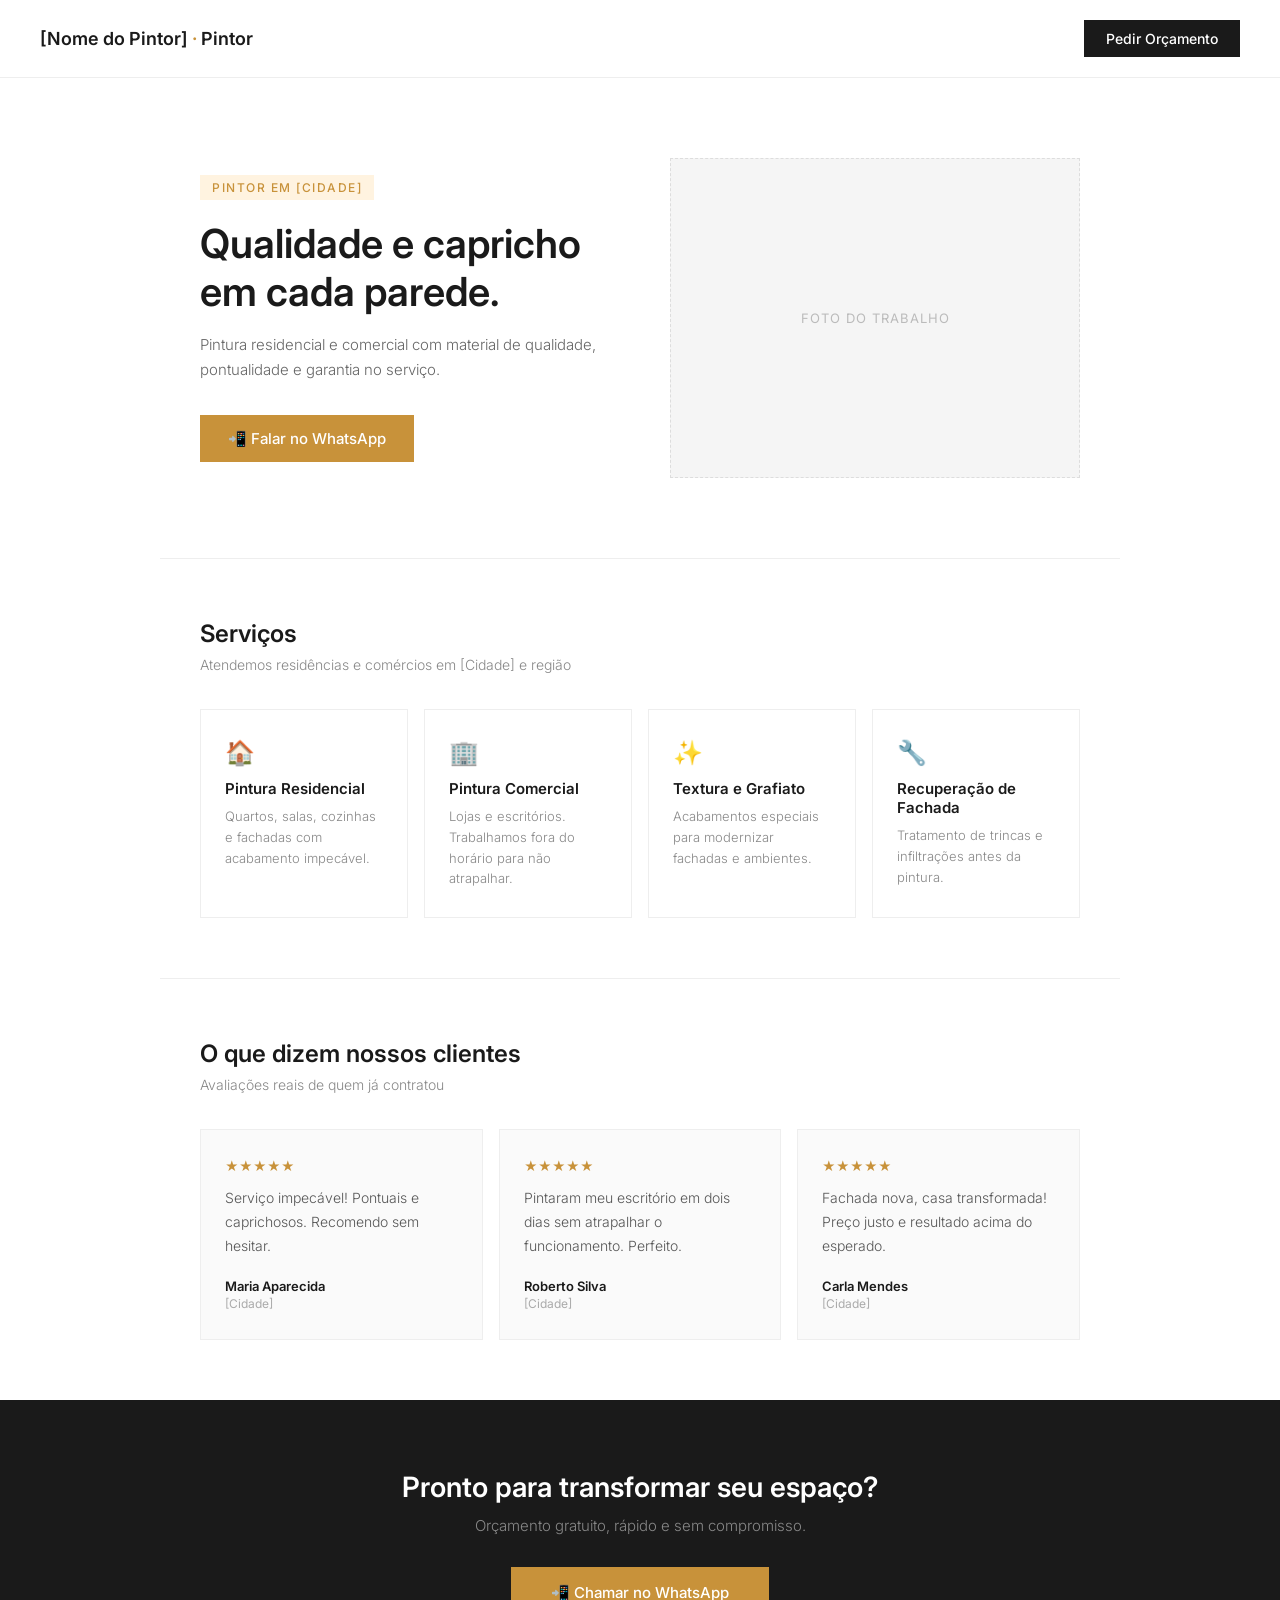
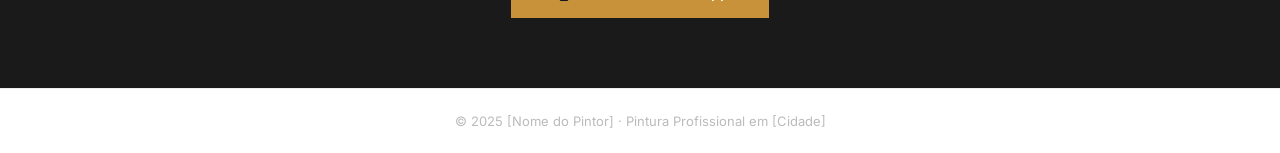
<file: portfolio/pintor-landing-simples.html>
<!DOCTYPE html>
<html lang="pt-BR">
<head>
  <meta charset="UTF-8" />
  <meta name="viewport" content="width=device-width, initial-scale=1.0" />
  <title>Pintor em [Cidade] | [Nome do Pintor]</title>
  <meta name="description" content="Pintor profissional em [Cidade]. Orçamento grátis e atendimento rápido." />
  <link href="https://fonts.googleapis.com/css2?family=Inter:wght@300;400;500;600&display=swap" rel="stylesheet" />
  <style>
    *, *::before, *::after { box-sizing: border-box; margin: 0; padding: 0; }

    body {
      font-family: 'Inter', sans-serif;
      background: #fff;
      color: #1a1a1a;
    }

    /* HEADER */
    header {
      padding: 20px 40px;
      display: flex;
      justify-content: space-between;
      align-items: center;
      border-bottom: 1px solid #eee;
    }

    .logo {
      font-size: 18px;
      font-weight: 600;
      color: #1a1a1a;
    }

    .logo span { color: #C8923A; }

    header a {
      background: #1a1a1a;
      color: #fff;
      text-decoration: none;
      font-size: 14px;
      padding: 10px 22px;
      font-weight: 500;
    }

    /* HERO */
    .hero {
      max-width: 960px;
      margin: 80px auto;
      padding: 0 40px;
      display: grid;
      grid-template-columns: 1fr 1fr;
      gap: 60px;
      align-items: center;
    }

    .hero-tag {
      display: inline-block;
      background: #FFF3E0;
      color: #C8923A;
      font-size: 12px;
      font-weight: 500;
      letter-spacing: 1.5px;
      text-transform: uppercase;
      padding: 5px 12px;
      margin-bottom: 20px;
    }

    h1 {
      font-size: 40px;
      font-weight: 600;
      line-height: 1.2;
      color: #1a1a1a;
      margin-bottom: 16px;
    }

    .hero-sub {
      font-size: 15px;
      color: #666;
      line-height: 1.7;
      font-weight: 300;
      margin-bottom: 32px;
    }

    .hero-btn {
      display: inline-block;
      background: #C8923A;
      color: #fff;
      text-decoration: none;
      font-size: 15px;
      font-weight: 500;
      padding: 14px 28px;
    }

    .hero-image {
      background: #f5f5f5;
      height: 320px;
      display: flex;
      align-items: center;
      justify-content: center;
      color: #bbb;
      font-size: 13px;
      letter-spacing: 1px;
      text-transform: uppercase;
      border: 1px dashed #ddd;
    }

    /* DIVIDER */
    .divider {
      max-width: 960px;
      margin: 0 auto;
      padding: 0 40px;
      border-top: 1px solid #eee;
    }

    /* SERVICES */
    .section {
      max-width: 960px;
      margin: 60px auto;
      padding: 0 40px;
    }

    .section-title {
      font-size: 24px;
      font-weight: 600;
      margin-bottom: 8px;
    }

    .section-sub {
      font-size: 14px;
      color: #888;
      margin-bottom: 36px;
      font-weight: 300;
    }

    .services-grid {
      display: grid;
      grid-template-columns: repeat(auto-fit, minmax(200px, 1fr));
      gap: 16px;
    }

    .service-card {
      border: 1px solid #eee;
      padding: 28px 24px;
    }

    .service-icon { font-size: 24px; margin-bottom: 12px; }

    .service-name {
      font-size: 15px;
      font-weight: 600;
      margin-bottom: 8px;
      color: #1a1a1a;
    }

    .service-desc {
      font-size: 13px;
      color: #888;
      line-height: 1.6;
      font-weight: 300;
    }

    /* TESTIMONIALS */
    .testimonials-grid {
      display: grid;
      grid-template-columns: repeat(auto-fit, minmax(260px, 1fr));
      gap: 16px;
    }

    .testimonial {
      background: #fafafa;
      border: 1px solid #eee;
      padding: 28px 24px;
    }

    .stars { color: #C8923A; font-size: 13px; margin-bottom: 12px; }

    .testimonial-text {
      font-size: 14px;
      color: #555;
      line-height: 1.7;
      font-weight: 300;
      margin-bottom: 20px;
    }

    .author-name { font-size: 13px; font-weight: 600; }
    .author-location { font-size: 12px; color: #aaa; margin-top: 2px; }

    /* CTA */
    .cta {
      background: #1a1a1a;
      padding: 70px 40px;
      text-align: center;
    }

    .cta h2 {
      font-size: 28px;
      font-weight: 600;
      color: #fff;
      margin-bottom: 12px;
    }

    .cta p {
      font-size: 15px;
      color: #888;
      margin-bottom: 32px;
      font-weight: 300;
    }

    .cta a {
      display: inline-block;
      background: #C8923A;
      color: #fff;
      text-decoration: none;
      font-size: 15px;
      font-weight: 500;
      padding: 16px 40px;
    }

    /* FOOTER */
    footer {
      padding: 24px 40px;
      border-top: 1px solid #eee;
      text-align: center;
      font-size: 13px;
      color: #bbb;
    }

    /* RESPONSIVE */
    @media (max-width: 680px) {
      header { padding: 16px 20px; }
      .hero { grid-template-columns: 1fr; margin: 40px auto; padding: 0 20px; gap: 32px; }
      .hero-image { height: 200px; }
      h1 { font-size: 28px; }
      .section { padding: 0 20px; }
      .divider { padding: 0 20px; }
    }
  </style>
</head>
<body>

  <!-- HEADER -->
  <header>
    <div class="logo">[Nome do Pintor] <span>·</span> Pintor</div>
    <a href="https://wa.me/55XXXXXXXXXXX">Pedir Orçamento</a>
  </header>

  <!-- HERO -->
  <div class="hero">
    <div>
      <div class="hero-tag">Pintor em [Cidade]</div>
      <h1>Qualidade e capricho em cada parede.</h1>
      <p class="hero-sub">Pintura residencial e comercial com material de qualidade, pontualidade e garantia no serviço.</p>
      <a href="https://wa.me/55XXXXXXXXXXX" class="hero-btn">📲 Falar no WhatsApp</a>
    </div>
    <div class="hero-image">Foto do trabalho</div>
  </div>

  <div class="divider"></div>

  <!-- SERVICES -->
  <div class="section">
    <h2 class="section-title">Serviços</h2>
    <p class="section-sub">Atendemos residências e comércios em [Cidade] e região</p>
    <div class="services-grid">
      <div class="service-card">
        <div class="service-icon">🏠</div>
        <div class="service-name">Pintura Residencial</div>
        <p class="service-desc">Quartos, salas, cozinhas e fachadas com acabamento impecável.</p>
      </div>
      <div class="service-card">
        <div class="service-icon">🏢</div>
        <div class="service-name">Pintura Comercial</div>
        <p class="service-desc">Lojas e escritórios. Trabalhamos fora do horário para não atrapalhar.</p>
      </div>
      <div class="service-card">
        <div class="service-icon">✨</div>
        <div class="service-name">Textura e Grafiato</div>
        <p class="service-desc">Acabamentos especiais para modernizar fachadas e ambientes.</p>
      </div>
      <div class="service-card">
        <div class="service-icon">🔧</div>
        <div class="service-name">Recuperação de Fachada</div>
        <p class="service-desc">Tratamento de trincas e infiltrações antes da pintura.</p>
      </div>
    </div>
  </div>

  <div class="divider"></div>

  <!-- TESTIMONIALS -->
  <div class="section">
    <h2 class="section-title">O que dizem nossos clientes</h2>
    <p class="section-sub">Avaliações reais de quem já contratou</p>
    <div class="testimonials-grid">
      <div class="testimonial">
        <div class="stars">★★★★★</div>
        <p class="testimonial-text">Serviço impecável! Pontuais e caprichosos. Recomendo sem hesitar.</p>
        <div class="author-name">Maria Aparecida</div>
        <div class="author-location">[Cidade]</div>
      </div>
      <div class="testimonial">
        <div class="stars">★★★★★</div>
        <p class="testimonial-text">Pintaram meu escritório em dois dias sem atrapalhar o funcionamento. Perfeito.</p>
        <div class="author-name">Roberto Silva</div>
        <div class="author-location">[Cidade]</div>
      </div>
      <div class="testimonial">
        <div class="stars">★★★★★</div>
        <p class="testimonial-text">Fachada nova, casa transformada! Preço justo e resultado acima do esperado.</p>
        <div class="author-name">Carla Mendes</div>
        <div class="author-location">[Cidade]</div>
      </div>
    </div>
  </div>

  <!-- CTA -->
  <div class="cta">
    <h2>Pronto para transformar seu espaço?</h2>
    <p>Orçamento gratuito, rápido e sem compromisso.</p>
    <a href="https://wa.me/55XXXXXXXXXXX">📲 Chamar no WhatsApp</a>
  </div>

  <!-- FOOTER -->
  <footer>
    © 2025 [Nome do Pintor] · Pintura Profissional em [Cidade]
  </footer>

</body>
</html>
</file>
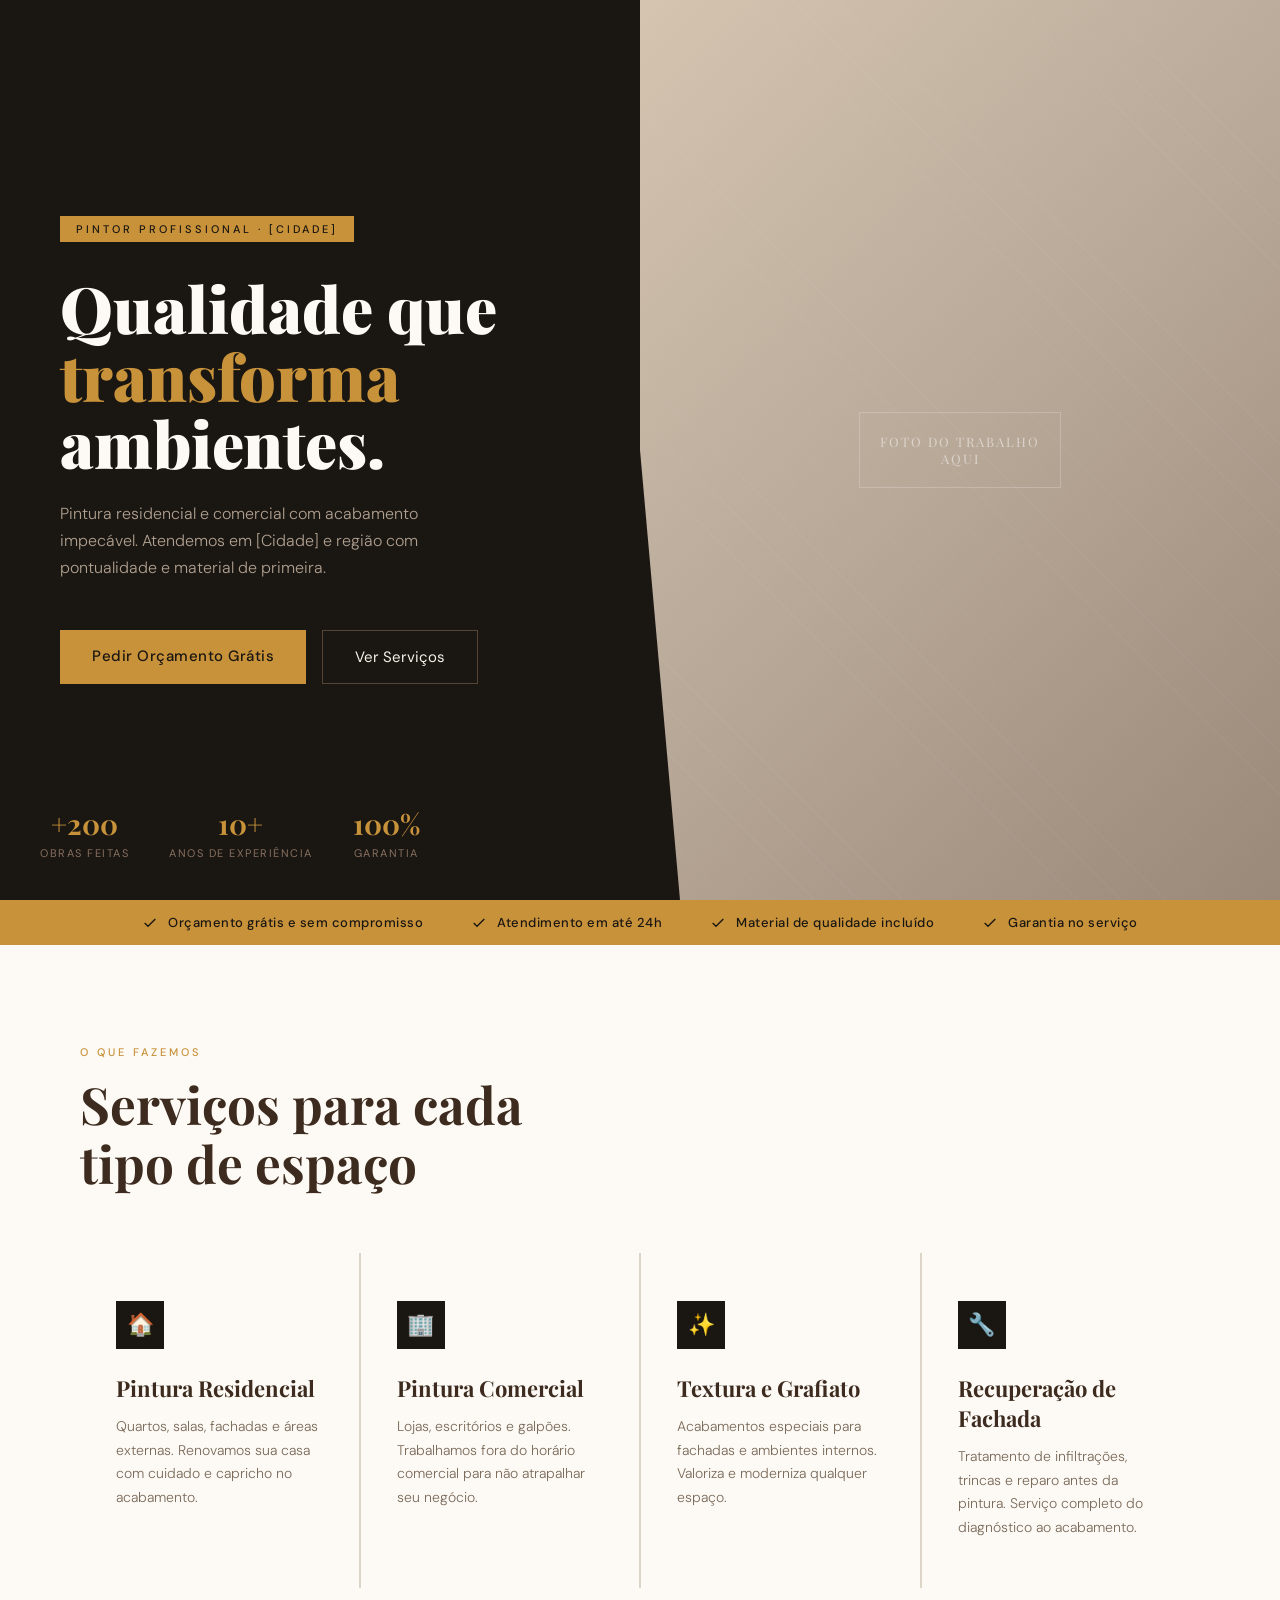
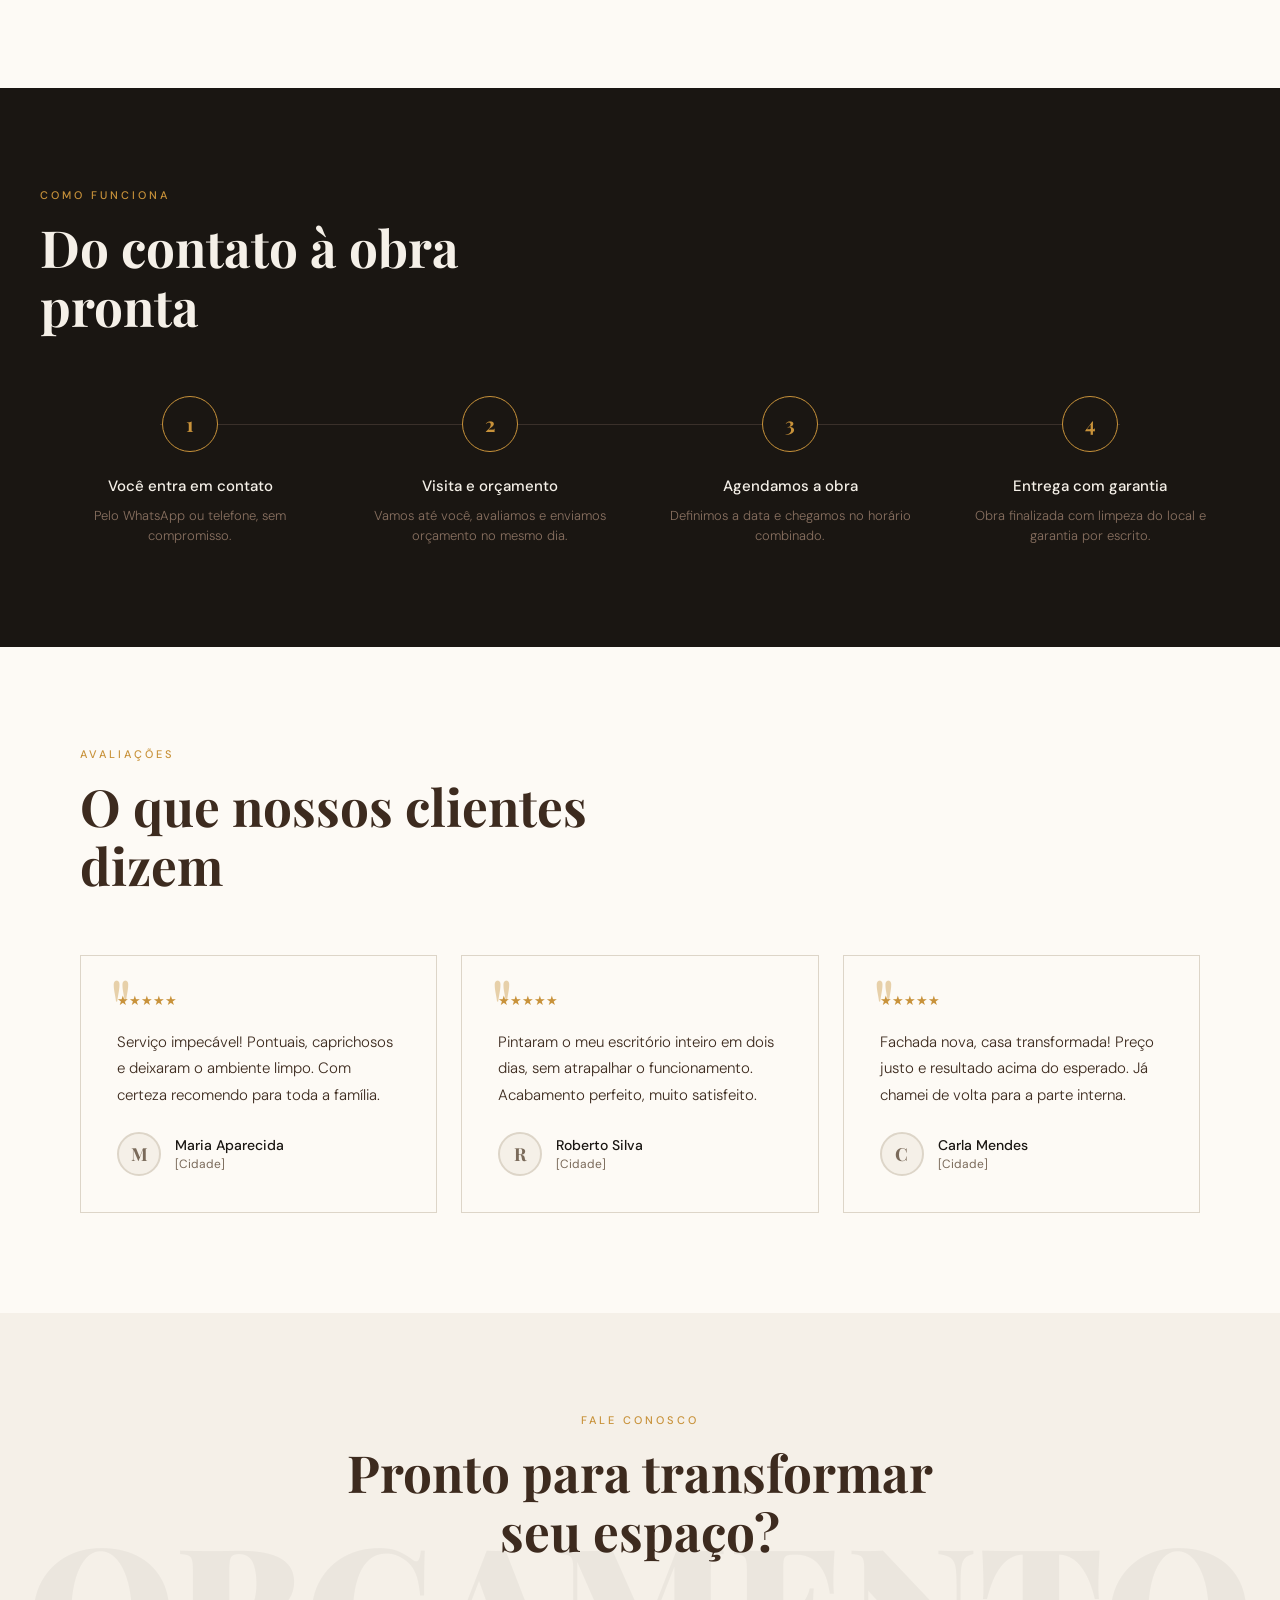
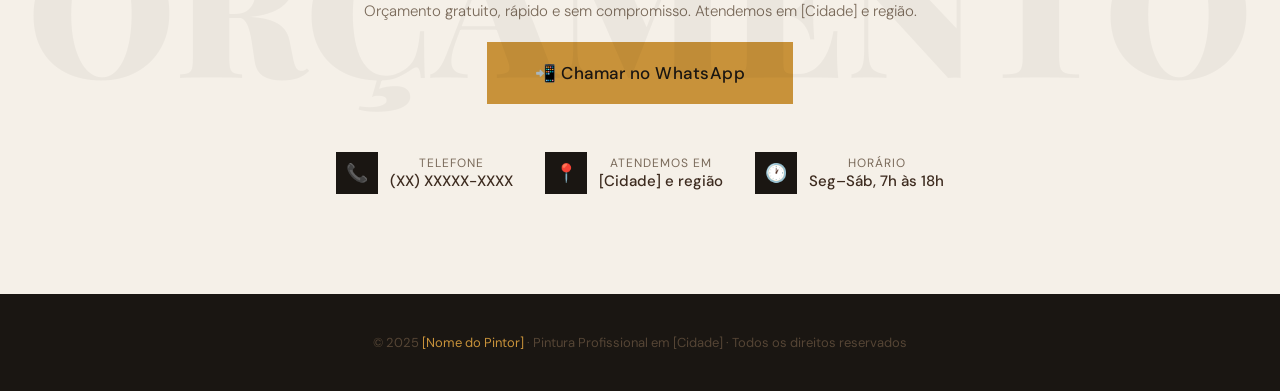
<file: portfolio/pintor-landing.html>
<!DOCTYPE html>
<html lang="pt-BR">
<head>
  <meta charset="UTF-8" />
  <meta name="viewport" content="width=device-width, initial-scale=1.0" />
  <title>Pintor em [Cidade] | [Nome do Pintor]</title>
  <meta name="description" content="Pintor profissional em [Cidade]. Orçamento grátis, atendimento rápido e qualidade garantida. Ligue agora!" />
  <link href="https://fonts.googleapis.com/css2?family=Playfair+Display:wght@400;700;900&family=DM+Sans:wght@300;400;500&display=swap" rel="stylesheet" />
  <style>
    *, *::before, *::after { box-sizing: border-box; margin: 0; padding: 0; }

    :root {
      --cream: #F5F0E8;
      --warm-white: #FDFAF5;
      --ink: #1A1612;
      --brown: #3D2B1F;
      --gold: #C8923A;
      --gold-light: #E8B86D;
      --muted: #7A6A5A;
      --border: #DDD5C8;
    }

    html { scroll-behavior: smooth; }

    body {
      font-family: 'DM Sans', sans-serif;
      background: var(--warm-white);
      color: var(--ink);
      overflow-x: hidden;
    }

    /* ── HERO ── */
    .hero {
      min-height: 100vh;
      display: grid;
      grid-template-columns: 1fr 1fr;
      position: relative;
      overflow: hidden;
    }

    .hero-left {
      background: var(--ink);
      display: flex;
      flex-direction: column;
      justify-content: center;
      padding: 80px 60px;
      position: relative;
      z-index: 1;
    }

    .hero-left::after {
      content: '';
      position: absolute;
      right: -40px;
      top: 0;
      bottom: 0;
      width: 80px;
      background: var(--ink);
      clip-path: polygon(0 0, 0 100%, 100% 100%);
      z-index: 2;
    }

    .hero-badge {
      display: inline-block;
      background: var(--gold);
      color: var(--ink);
      font-size: 11px;
      font-weight: 500;
      letter-spacing: 3px;
      text-transform: uppercase;
      padding: 6px 16px;
      margin-bottom: 32px;
      width: fit-content;
    }

    .hero-title {
      font-family: 'Playfair Display', serif;
      font-size: clamp(42px, 5vw, 72px);
      font-weight: 900;
      color: var(--warm-white);
      line-height: 1.05;
      margin-bottom: 24px;
    }

    .hero-title span {
      color: var(--gold);
      display: block;
    }

    .hero-subtitle {
      font-size: 16px;
      color: #B0A090;
      line-height: 1.7;
      max-width: 380px;
      margin-bottom: 48px;
      font-weight: 300;
    }

    .hero-cta {
      display: flex;
      gap: 16px;
      flex-wrap: wrap;
    }

    .btn-primary {
      background: var(--gold);
      color: var(--ink);
      text-decoration: none;
      font-weight: 500;
      font-size: 15px;
      padding: 16px 32px;
      display: inline-block;
      transition: background 0.2s, transform 0.2s;
      letter-spacing: 0.5px;
    }

    .btn-primary:hover { background: var(--gold-light); transform: translateY(-2px); }

    .btn-ghost {
      border: 1px solid #554535;
      color: var(--cream);
      text-decoration: none;
      font-size: 15px;
      padding: 16px 32px;
      display: inline-block;
      transition: border-color 0.2s, color 0.2s;
    }

    .btn-ghost:hover { border-color: var(--gold); color: var(--gold); }

    .hero-right {
      position: relative;
      background: var(--cream);
      display: flex;
      align-items: center;
      justify-content: center;
      overflow: hidden;
    }

    .hero-image-placeholder {
      width: 100%;
      height: 100%;
      background: linear-gradient(135deg, #D4C4B0 0%, #B8A898 50%, #9A8878 100%);
      display: flex;
      align-items: center;
      justify-content: center;
      position: relative;
    }

    .hero-image-placeholder::before {
      content: '';
      position: absolute;
      inset: 0;
      background: 
        repeating-linear-gradient(
          45deg,
          transparent,
          transparent 30px,
          rgba(255,255,255,0.03) 30px,
          rgba(255,255,255,0.03) 31px
        );
    }

    .placeholder-text {
      font-family: 'Playfair Display', serif;
      font-size: 13px;
      color: rgba(255,255,255,0.5);
      letter-spacing: 2px;
      text-transform: uppercase;
      text-align: center;
      padding: 20px;
      border: 1px solid rgba(255,255,255,0.2);
    }

    .hero-stats {
      position: absolute;
      bottom: 40px;
      left: 40px;
      display: flex;
      gap: 40px;
    }

    .stat {
      text-align: center;
    }

    .stat-number {
      font-family: 'Playfair Display', serif;
      font-size: 28px;
      font-weight: 700;
      color: var(--gold);
      display: block;
    }

    .stat-label {
      font-size: 11px;
      color: #887060;
      text-transform: uppercase;
      letter-spacing: 1.5px;
      margin-top: 4px;
      display: block;
    }

    /* ── STRIP ── */
    .strip {
      background: var(--gold);
      padding: 14px 40px;
      display: flex;
      align-items: center;
      justify-content: center;
      gap: 48px;
      flex-wrap: wrap;
    }

    .strip-item {
      display: flex;
      align-items: center;
      gap: 10px;
      font-size: 13px;
      font-weight: 500;
      color: var(--ink);
      letter-spacing: 0.5px;
    }

    .strip-item svg { flex-shrink: 0; }

    /* ── SERVICES ── */
    .section {
      padding: 100px 40px;
      max-width: 1200px;
      margin: 0 auto;
    }

    .section-label {
      font-size: 11px;
      letter-spacing: 3px;
      text-transform: uppercase;
      color: var(--gold);
      font-weight: 500;
      margin-bottom: 16px;
    }

    .section-title {
      font-family: 'Playfair Display', serif;
      font-size: clamp(32px, 4vw, 52px);
      font-weight: 700;
      color: var(--brown);
      line-height: 1.15;
      margin-bottom: 60px;
      max-width: 520px;
    }

    .services-grid {
      display: grid;
      grid-template-columns: repeat(auto-fit, minmax(260px, 1fr));
      gap: 2px;
      background: var(--border);
    }

    .service-card {
      background: var(--warm-white);
      padding: 48px 36px;
      position: relative;
      transition: background 0.3s;
      cursor: default;
    }

    .service-card:hover { background: var(--cream); }

    .service-icon {
      width: 48px;
      height: 48px;
      background: var(--ink);
      display: flex;
      align-items: center;
      justify-content: center;
      margin-bottom: 24px;
      font-size: 22px;
    }

    .service-name {
      font-family: 'Playfair Display', serif;
      font-size: 22px;
      font-weight: 700;
      color: var(--brown);
      margin-bottom: 12px;
    }

    .service-desc {
      font-size: 14px;
      color: var(--muted);
      line-height: 1.7;
      font-weight: 300;
    }

    /* ── PROCESS ── */
    .process-section {
      background: var(--ink);
      padding: 100px 40px;
    }

    .process-inner {
      max-width: 1200px;
      margin: 0 auto;
    }

    .process-section .section-title {
      color: var(--cream);
    }

    .process-steps {
      display: grid;
      grid-template-columns: repeat(auto-fit, minmax(200px, 1fr));
      gap: 0;
      position: relative;
    }

    .process-steps::before {
      content: '';
      position: absolute;
      top: 28px;
      left: 10%;
      right: 10%;
      height: 1px;
      background: #3A302A;
    }

    .step {
      text-align: center;
      padding: 0 20px;
      position: relative;
    }

    .step-number {
      width: 56px;
      height: 56px;
      border: 1px solid var(--gold);
      border-radius: 50%;
      display: flex;
      align-items: center;
      justify-content: center;
      margin: 0 auto 24px;
      font-family: 'Playfair Display', serif;
      font-size: 20px;
      font-weight: 700;
      color: var(--gold);
      background: var(--ink);
      position: relative;
      z-index: 1;
    }

    .step-title {
      font-weight: 500;
      color: var(--cream);
      font-size: 15px;
      margin-bottom: 10px;
    }

    .step-desc {
      font-size: 13px;
      color: #887060;
      line-height: 1.6;
      font-weight: 300;
    }

    /* ── TESTIMONIALS ── */
    .testimonials-grid {
      display: grid;
      grid-template-columns: repeat(auto-fit, minmax(300px, 1fr));
      gap: 24px;
      margin-top: 60px;
    }

    .testimonial {
      border: 1px solid var(--border);
      padding: 36px;
      position: relative;
      background: var(--warm-white);
    }

    .testimonial::before {
      content: '"';
      font-family: 'Playfair Display', serif;
      font-size: 80px;
      color: var(--gold);
      position: absolute;
      top: 10px;
      left: 28px;
      line-height: 1;
      opacity: 0.4;
    }

    .testimonial-text {
      font-size: 15px;
      color: var(--brown);
      line-height: 1.75;
      font-weight: 300;
      margin-bottom: 24px;
      margin-top: 20px;
    }

    .testimonial-author {
      display: flex;
      align-items: center;
      gap: 14px;
    }

    .author-avatar {
      width: 44px;
      height: 44px;
      border-radius: 50%;
      background: var(--cream);
      border: 2px solid var(--border);
      display: flex;
      align-items: center;
      justify-content: center;
      font-family: 'Playfair Display', serif;
      font-size: 18px;
      font-weight: 700;
      color: var(--muted);
    }

    .author-name {
      font-weight: 500;
      font-size: 14px;
      color: var(--ink);
    }

    .author-location {
      font-size: 12px;
      color: var(--muted);
      margin-top: 2px;
    }

    .stars {
      color: var(--gold);
      font-size: 13px;
      margin-bottom: 4px;
    }

    /* ── CTA ── */
    .cta-section {
      background: var(--cream);
      padding: 100px 40px;
      text-align: center;
      position: relative;
      overflow: hidden;
    }

    .cta-section::before {
      content: 'ORÇAMENTO';
      font-family: 'Playfair Display', serif;
      font-size: 180px;
      font-weight: 900;
      color: rgba(0,0,0,0.04);
      position: absolute;
      top: 50%;
      left: 50%;
      transform: translate(-50%, -50%);
      white-space: nowrap;
      pointer-events: none;
    }

    .cta-section .section-title {
      max-width: 600px;
      margin: 0 auto 40px;
    }

    .cta-contact {
      display: flex;
      align-items: center;
      justify-content: center;
      gap: 32px;
      flex-wrap: wrap;
      margin-top: 48px;
    }

    .contact-item {
      display: flex;
      align-items: center;
      gap: 12px;
      font-size: 15px;
      color: var(--brown);
    }

    .contact-icon {
      width: 42px;
      height: 42px;
      background: var(--ink);
      display: flex;
      align-items: center;
      justify-content: center;
      font-size: 18px;
      flex-shrink: 0;
    }

    /* ── FOOTER ── */
    footer {
      background: var(--ink);
      padding: 40px;
      text-align: center;
    }

    footer p {
      font-size: 13px;
      color: #554535;
    }

    footer span {
      color: var(--gold);
    }

    /* ── ANIMATIONS ── */
    @keyframes fadeUp {
      from { opacity: 0; transform: translateY(30px); }
      to { opacity: 1; transform: translateY(0); }
    }

    .hero-left > * {
      animation: fadeUp 0.7s ease both;
    }
    .hero-badge { animation-delay: 0.1s; }
    .hero-title { animation-delay: 0.25s; }
    .hero-subtitle { animation-delay: 0.4s; }
    .hero-cta { animation-delay: 0.55s; }

    /* ── RESPONSIVE ── */
    @media (max-width: 768px) {
      .hero {
        grid-template-columns: 1fr;
        min-height: auto;
      }

      .hero-left {
        padding: 60px 28px;
      }

      .hero-left::after { display: none; }

      .hero-right {
        height: 260px;
      }

      .hero-stats {
        position: static;
        margin-top: 40px;
        gap: 24px;
      }

      .section { padding: 60px 24px; }

      .process-steps::before { display: none; }

      .cta-section { padding: 60px 24px; }

      .strip { gap: 20px; padding: 14px 20px; }
    }
  </style>
</head>
<body>

  <!-- HERO -->
  <section class="hero">
    <div class="hero-left">
      <div class="hero-badge">Pintor Profissional · [Cidade]</div>
      <h1 class="hero-title">
        Qualidade que
        <span>transforma</span>
        ambientes.
      </h1>
      <p class="hero-subtitle">
        Pintura residencial e comercial com acabamento impecável. Atendemos em [Cidade] e região com pontualidade e material de primeira.
      </p>
      <div class="hero-cta">
        <a href="https://wa.me/55XXXXXXXXXXX" class="btn-primary">Pedir Orçamento Grátis</a>
        <a href="#servicos" class="btn-ghost">Ver Serviços</a>
      </div>
      <div class="hero-stats">
        <div class="stat">
          <span class="stat-number">+200</span>
          <span class="stat-label">Obras feitas</span>
        </div>
        <div class="stat">
          <span class="stat-number">10+</span>
          <span class="stat-label">Anos de experiência</span>
        </div>
        <div class="stat">
          <span class="stat-number">100%</span>
          <span class="stat-label">Garantia</span>
        </div>
      </div>
    </div>
    <div class="hero-right">
      <div class="hero-image-placeholder">
        <div class="placeholder-text">Foto do trabalho<br/>aqui</div>
      </div>
    </div>
  </section>

  <!-- STRIP -->
  <div class="strip">
    <div class="strip-item">
      <svg width="16" height="16" viewBox="0 0 24 24" fill="none" stroke="currentColor" stroke-width="2"><polyline points="20 6 9 17 4 12"></polyline></svg>
      Orçamento grátis e sem compromisso
    </div>
    <div class="strip-item">
      <svg width="16" height="16" viewBox="0 0 24 24" fill="none" stroke="currentColor" stroke-width="2"><polyline points="20 6 9 17 4 12"></polyline></svg>
      Atendimento em até 24h
    </div>
    <div class="strip-item">
      <svg width="16" height="16" viewBox="0 0 24 24" fill="none" stroke="currentColor" stroke-width="2"><polyline points="20 6 9 17 4 12"></polyline></svg>
      Material de qualidade incluído
    </div>
    <div class="strip-item">
      <svg width="16" height="16" viewBox="0 0 24 24" fill="none" stroke="currentColor" stroke-width="2"><polyline points="20 6 9 17 4 12"></polyline></svg>
      Garantia no serviço
    </div>
  </div>

  <!-- SERVICES -->
  <div id="servicos" class="section">
    <p class="section-label">O que fazemos</p>
    <h2 class="section-title">Serviços para cada tipo de espaço</h2>
    <div class="services-grid">
      <div class="service-card">
        <div class="service-icon">🏠</div>
        <div class="service-name">Pintura Residencial</div>
        <p class="service-desc">Quartos, salas, fachadas e áreas externas. Renovamos sua casa com cuidado e capricho no acabamento.</p>
      </div>
      <div class="service-card">
        <div class="service-icon">🏢</div>
        <div class="service-name">Pintura Comercial</div>
        <p class="service-desc">Lojas, escritórios e galpões. Trabalhamos fora do horário comercial para não atrapalhar seu negócio.</p>
      </div>
      <div class="service-card">
        <div class="service-icon">✨</div>
        <div class="service-name">Textura e Grafiato</div>
        <p class="service-desc">Acabamentos especiais para fachadas e ambientes internos. Valoriza e moderniza qualquer espaço.</p>
      </div>
      <div class="service-card">
        <div class="service-icon">🔧</div>
        <div class="service-name">Recuperação de Fachada</div>
        <p class="service-desc">Tratamento de infiltrações, trincas e reparo antes da pintura. Serviço completo do diagnóstico ao acabamento.</p>
      </div>
    </div>
  </div>

  <!-- PROCESS -->
  <section class="process-section">
    <div class="process-inner">
      <p class="section-label" style="color: var(--gold);">Como funciona</p>
      <h2 class="section-title">Do contato à obra pronta</h2>
      <div class="process-steps">
        <div class="step">
          <div class="step-number">1</div>
          <div class="step-title">Você entra em contato</div>
          <p class="step-desc">Pelo WhatsApp ou telefone, sem compromisso.</p>
        </div>
        <div class="step">
          <div class="step-number">2</div>
          <div class="step-title">Visita e orçamento</div>
          <p class="step-desc">Vamos até você, avaliamos e enviamos orçamento no mesmo dia.</p>
        </div>
        <div class="step">
          <div class="step-number">3</div>
          <div class="step-title">Agendamos a obra</div>
          <p class="step-desc">Definimos a data e chegamos no horário combinado.</p>
        </div>
        <div class="step">
          <div class="step-number">4</div>
          <div class="step-title">Entrega com garantia</div>
          <p class="step-desc">Obra finalizada com limpeza do local e garantia por escrito.</p>
        </div>
      </div>
    </div>
  </section>

  <!-- TESTIMONIALS -->
  <div class="section">
    <p class="section-label">Avaliações</p>
    <h2 class="section-title">O que nossos clientes dizem</h2>
    <div class="testimonials-grid">
      <div class="testimonial">
        <div class="stars">★★★★★</div>
        <p class="testimonial-text">Serviço impecável! Pontuais, caprichosos e deixaram o ambiente limpo. Com certeza recomendo para toda a família.</p>
        <div class="testimonial-author">
          <div class="author-avatar">M</div>
          <div>
            <div class="author-name">Maria Aparecida</div>
            <div class="author-location">[Cidade]</div>
          </div>
        </div>
      </div>
      <div class="testimonial">
        <div class="stars">★★★★★</div>
        <p class="testimonial-text">Pintaram o meu escritório inteiro em dois dias, sem atrapalhar o funcionamento. Acabamento perfeito, muito satisfeito.</p>
        <div class="testimonial-author">
          <div class="author-avatar">R</div>
          <div>
            <div class="author-name">Roberto Silva</div>
            <div class="author-location">[Cidade]</div>
          </div>
        </div>
      </div>
      <div class="testimonial">
        <div class="stars">★★★★★</div>
        <p class="testimonial-text">Fachada nova, casa transformada! Preço justo e resultado acima do esperado. Já chamei de volta para a parte interna.</p>
        <div class="testimonial-author">
          <div class="author-avatar">C</div>
          <div>
            <div class="author-name">Carla Mendes</div>
            <div class="author-location">[Cidade]</div>
          </div>
        </div>
      </div>
    </div>
  </div>

  <!-- CTA -->
  <section class="cta-section">
    <p class="section-label">Fale conosco</p>
    <h2 class="section-title">Pronto para transformar seu espaço?</h2>
    <p style="color: var(--muted); font-size: 15px; font-weight: 300;">Orçamento gratuito, rápido e sem compromisso. Atendemos em [Cidade] e região.</p>
    <br/>
    <a href="https://wa.me/55XXXXXXXXXXX" class="btn-primary" style="font-size: 17px; padding: 20px 48px;">
      📲 Chamar no WhatsApp
    </a>
    <div class="cta-contact">
      <div class="contact-item">
        <div class="contact-icon">📞</div>
        <div>
          <div style="font-size: 12px; color: var(--muted); text-transform: uppercase; letter-spacing: 1px;">Telefone</div>
          <div style="font-weight: 500;">(XX) XXXXX-XXXX</div>
        </div>
      </div>
      <div class="contact-item">
        <div class="contact-icon">📍</div>
        <div>
          <div style="font-size: 12px; color: var(--muted); text-transform: uppercase; letter-spacing: 1px;">Atendemos em</div>
          <div style="font-weight: 500;">[Cidade] e região</div>
        </div>
      </div>
      <div class="contact-item">
        <div class="contact-icon">🕐</div>
        <div>
          <div style="font-size: 12px; color: var(--muted); text-transform: uppercase; letter-spacing: 1px;">Horário</div>
          <div style="font-weight: 500;">Seg–Sáb, 7h às 18h</div>
        </div>
      </div>
    </div>
  </section>

  <!-- FOOTER -->
  <footer>
    <p>© 2025 <span>[Nome do Pintor]</span> · Pintura Profissional em [Cidade] · Todos os direitos reservados</p>
  </footer>

</body>
</html>
</file>
<file: styles.css>
:root {
  --bg: #000000;
  --bg-soft: #000000;
  --card: #071f20;
  --text: #ffffff;
  --muted: #d8fcfd;
  --primary: #5ce1e6;
  --primary-dark: #36c6cc;
  --border: #2a8e92;
}

* {
  box-sizing: border-box;
}

html {
  scroll-behavior: smooth;
}

body {
  margin: 0;
  font-family: "Inter", sans-serif;
  background: var(--bg);
  color: var(--text);
  line-height: 1.5;
}

.container {
  width: min(1120px, 92%);
  margin: 0 auto;
}

img {
  max-width: 100%;
}

.header {
  position: sticky;
  top: 0;
  z-index: 30;
  backdrop-filter: blur(8px);
  background: rgba(0, 0, 0, 0.94);
  border-bottom: 1px solid var(--border);
}

.nav-wrap {
  display: flex;
  align-items: center;
  gap: 1rem;
  min-height: 72px;
}

.logo {
  display: inline-flex;
  align-items: center;
  text-decoration: none;
}

.logo img {
  height: 70px;
  width: auto;
  display: block;
  filter: drop-shadow(0 0 12px rgba(255, 255, 255, 0.25));
}

.nav {
  margin-left: auto;
  display: flex;
  gap: 1rem;
}

.nav a {
  color: var(--text);
  text-decoration: none;
  font-size: 0.95rem;
}

.menu-toggle {
  display: none;
}

.btn {
  display: inline-flex;
  align-items: center;
  justify-content: center;
  border-radius: 0.6rem;
  padding: 0.75rem 1.1rem;
  font-weight: 600;
  text-decoration: none;
  border: 1px solid transparent;
  cursor: pointer;
}

.btn-primary {
  background: var(--primary);
  color: #ffffff;
}

.btn-primary:hover {
  background: var(--primary-dark);
}

.btn-primary.is-sending,
.btn-primary:disabled {
  opacity: 0.65;
  cursor: not-allowed;
}

.btn-primary.is-sent {
  background: #20b455;
  color: #ffffff;
  opacity: 1;
}

.btn-outline {
  border-color: var(--border);
  color: var(--text);
  background: transparent;
}

.hero {
  padding: 5rem 0 4rem;
}

.hero-grid {
  display: grid;
  grid-template-columns: 1.2fr 0.8fr;
  gap: 2rem;
  align-items: center;
}

.eyebrow {
  color: var(--primary);
  font-weight: 600;
}

h1 {
  margin: 0 0 1rem;
  font-size: clamp(2rem, 4vw, 3.2rem);
  line-height: 1.1;
}

.hero-text {
  color: var(--muted);
  max-width: 60ch;
}

.hero-card,
.card,
.portfolio-card,
.contact-form,
.contact-info {
  background: var(--card);
  border: 1px solid var(--border);
  border-radius: 1rem;
  padding: 1.25rem;
}

.hero-actions {
  display: flex;
  flex-wrap: wrap;
  gap: 0.75rem;
  margin-top: 1.25rem;
}

.section {
  padding: 4rem 0;
}

.muted {
  background: var(--bg-soft);
}

.grid-2 {
  display: grid;
  grid-template-columns: repeat(2, minmax(0, 1fr));
  gap: 1.25rem;
}

.section-title {
  font-size: clamp(1.5rem, 2.5vw, 2rem);
  margin-top: 0;
}

.benefits-grid,
.areas-grid,
.portfolio-grid {
  display: grid;
  gap: 1rem;
}

.benefits-grid {
  grid-template-columns: repeat(2, minmax(0, 1fr));
}

.benefit-item,
.tag {
  border: 1px solid var(--border);
  border-radius: 0.8rem;
  padding: 1rem;
  background: #061617;
}

.areas-grid {
  grid-template-columns: repeat(3, minmax(0, 1fr));
}

.steps {
  display: grid;
  grid-template-columns: repeat(3, minmax(0, 1fr));
  gap: 1rem;
  margin-bottom: 1.5rem;
}

.step {
  background: var(--card);
  border: 1px solid var(--border);
  border-radius: 0.8rem;
  padding: 1rem;
  display: flex;
  gap: 0.75rem;
  align-items: center;
}

.step span {
  width: 2rem;
  height: 2rem;
  flex: 0 0 2rem;
  display: grid;
  place-items: center;
  background: var(--primary);
  color: #03210f;
  border-radius: 999px;
  font-weight: 700;
}

.center {
  text-align: center;
}

.portfolio-grid {
  grid-template-columns: repeat(3, minmax(0, 1fr));
}

.portfolio-card {
  padding: 0;
  overflow: hidden;
}

.portfolio-card a {
  display: block;
  height: 100%;
}

.portfolio-card img {
  width: 100%;
  height: 100%;
  min-height: 220px;
  object-fit: cover;
  display: block;
  transition: transform 0.25s ease;
}

.portfolio-card:hover img {
  transform: scale(1.02);
}

.section-subtitle {
  color: var(--muted);
}

.contact-wrap {
  display: grid;
  grid-template-columns: 0.9fr 1.1fr;
  gap: 1rem;
}

.contact-form {
  display: grid;
  gap: 0.6rem;
}

input,
textarea {
  width: 100%;
  border: 1px solid var(--border);
  background: #041010;
  color: var(--text);
  border-radius: 0.6rem;
  padding: 0.7rem;
  font: inherit;
}

.form-feedback {
  min-height: 1.2rem;
  color: var(--muted);
  margin: 0;
  font-size: 0.9rem;
}

.footer {
  border-top: 1px solid var(--border);
  padding: 1rem 0;
  color: var(--muted);
  text-align: center;
}

.floating-whatsapp {
  position: fixed;
  right: 1rem;
  bottom: 1rem;
  width: 3.5rem;
  height: 3.5rem;
  border-radius: 999px;
  background: #25d366;
  display: inline-flex;
  align-items: center;
  justify-content: center;
  box-shadow: 0 8px 24px rgba(37, 211, 102, 0.35);
  z-index: 50;
  transition: transform 0.2s ease, box-shadow 0.2s ease;
}

.floating-whatsapp:hover {
  transform: translateY(-2px);
  box-shadow: 0 12px 26px rgba(37, 211, 102, 0.45);
}

.floating-whatsapp svg {
  width: 1.8rem;
  height: 1.8rem;
  fill: #fff;
}

@media (max-width: 1280px) {
  .container {
    width: min(1040px, 94%);
  }

  .hero-grid {
    grid-template-columns: 1fr 1fr;
    gap: 1.5rem;
  }
}

@media (max-width: 1100px) {
  .areas-grid {
    grid-template-columns: repeat(2, minmax(0, 1fr));
  }

  .portfolio-grid {
    grid-template-columns: repeat(2, minmax(0, 1fr));
  }
}

@media (max-width: 980px) {
  .nav {
    position: absolute;
    top: 72px;
    left: 0;
    right: 0;
    background: #000000;
    border-bottom: 1px solid var(--border);
    flex-direction: column;
    padding: 0.8rem 4%;
    display: none;
  }

  .nav.active {
    display: flex;
  }

  .menu-toggle {
    margin-left: auto;
    display: inline-flex;
    padding: 0.5rem 0.7rem;
    border-radius: 0.5rem;
    border: 1px solid var(--border);
    background: transparent;
    color: var(--text);
  }

  .nav-cta {
    display: none;
  }

  .hero-grid,
  .grid-2,
  .benefits-grid,
  .areas-grid,
  .steps,
  .portfolio-grid,
  .contact-wrap {
    grid-template-columns: 1fr;
  }

  .hero {
    padding-top: 3.5rem;
  }

  .floating-whatsapp {
    width: 3.2rem;
    height: 3.2rem;
    right: 0.85rem;
    bottom: 0.85rem;
  }

  .logo img {
    height: 56px;
  }
}

@media (max-width: 768px) {
  .nav-wrap {
    min-height: 78px;
  }

  .hero {
    padding: 2.8rem 0 2.5rem;
  }

  .section {
    padding: 3rem 0;
  }

  .hero-actions .btn,
  .contact-form .btn {
    width: 100%;
  }

  .benefits-grid {
    grid-template-columns: 1fr;
  }

  .step {
    align-items: flex-start;
  }
}

@media (max-width: 520px) {
  .container {
    width: 94%;
  }

  h1 {
    font-size: clamp(1.7rem, 8vw, 2.2rem);
  }

  .logo img {
    height: 50px;
  }

  .hero-card,
  .card,
  .contact-form,
  .contact-info {
    padding: 1rem;
  }

  .portfolio-card img {
    min-height: 180px;
  }

  .floating-whatsapp {
    width: 3rem;
    height: 3rem;
  }
}

@media (orientation: landscape) and (max-height: 520px) {
  .header {
    position: static;
  }

  .hero {
    padding-top: 2rem;
  }

  .logo img {
    height: 44px;
  }

  .floating-whatsapp {
    right: 0.7rem;
    bottom: 0.7rem;
    width: 2.8rem;
    height: 2.8rem;
  }
}
</file>
